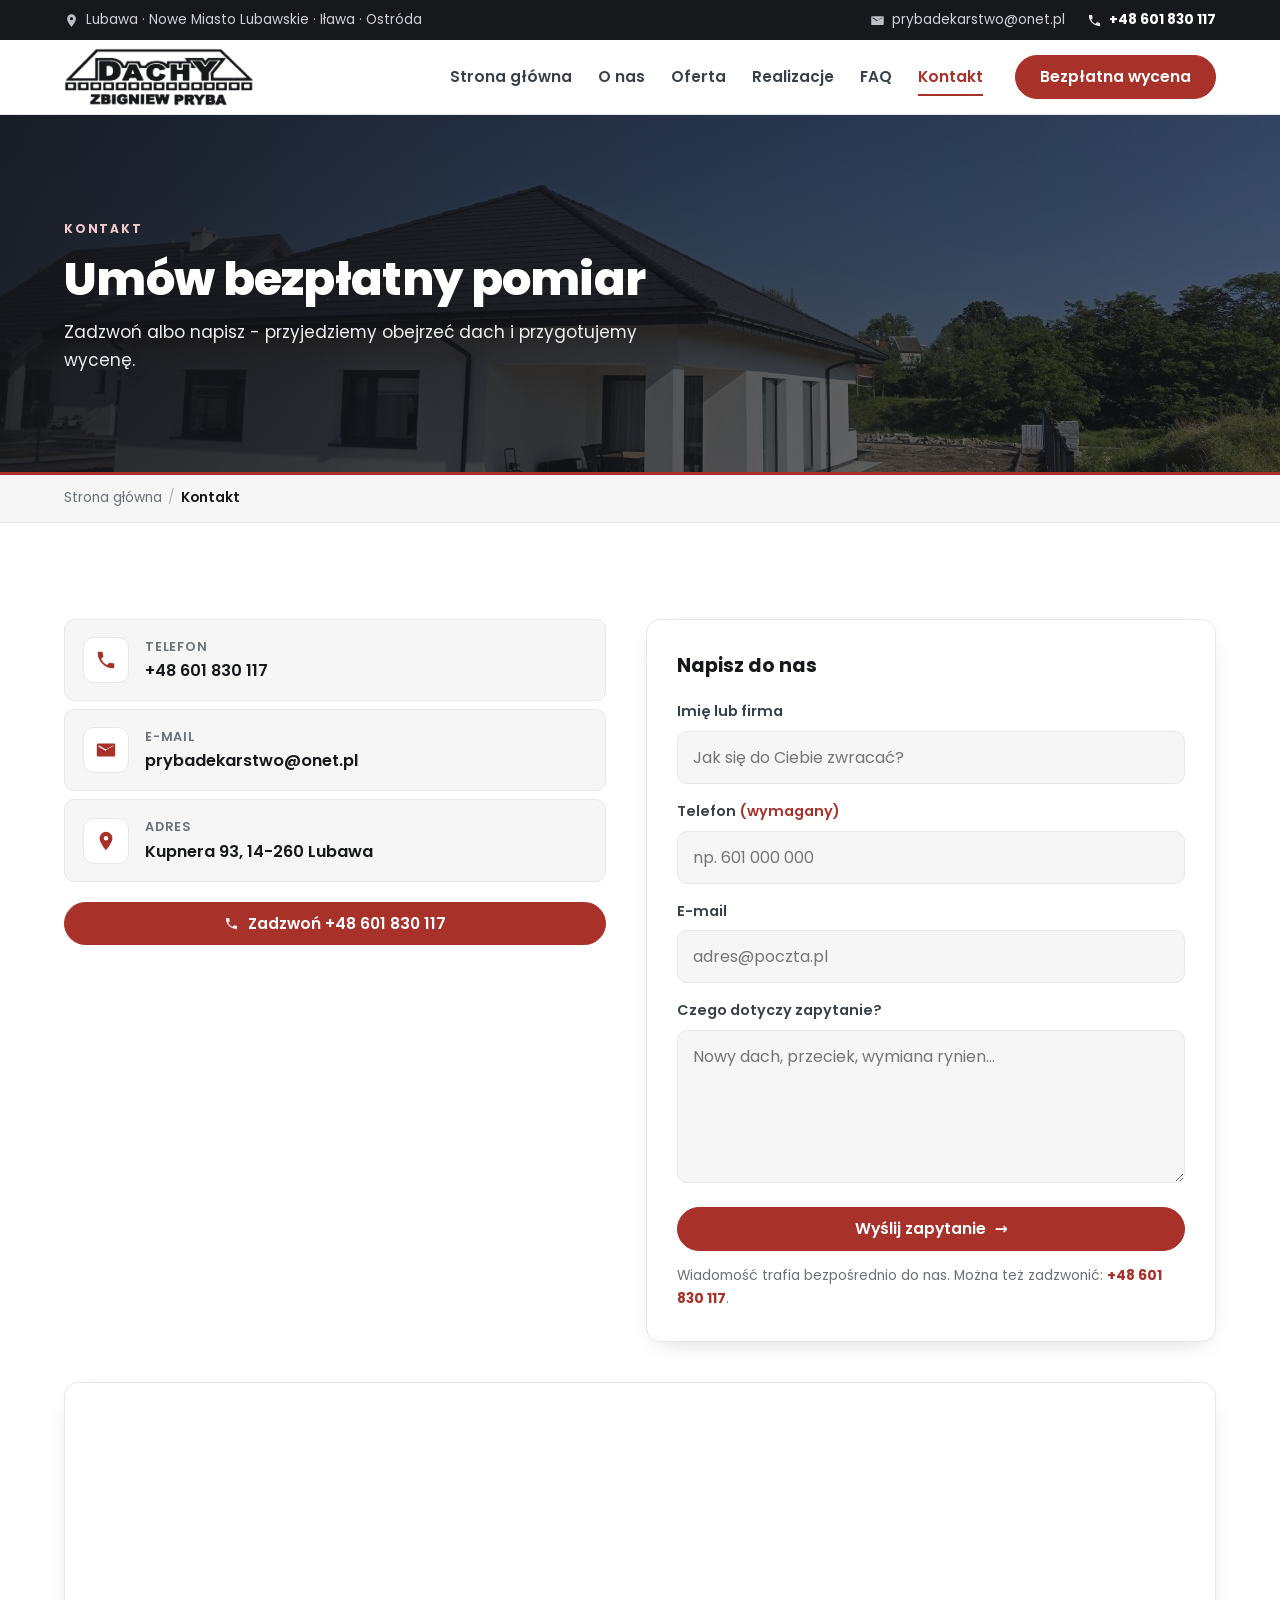
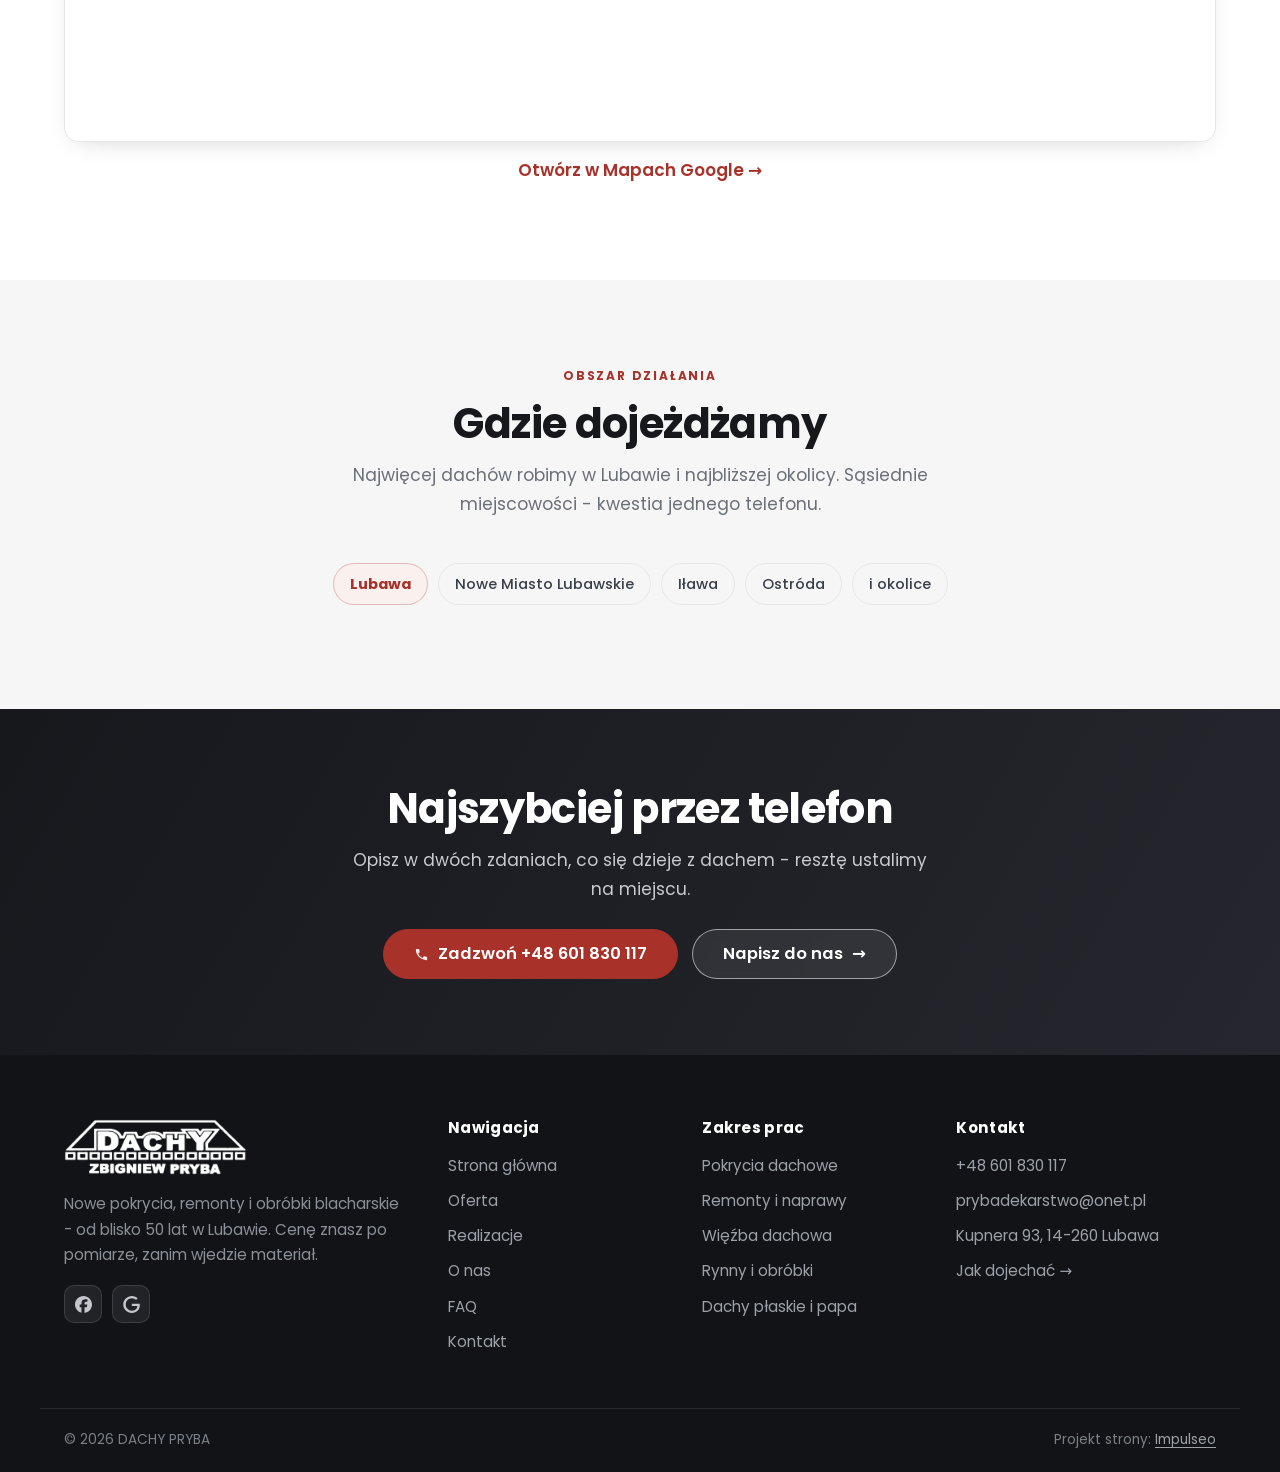
<file: kontakt.html>
<!DOCTYPE html>
<html lang="pl">
<head>
<meta charset="UTF-8">
<meta name="viewport" content="width=device-width, initial-scale=1.0">
<title>Kontakt - DACHY PRYBA, Lubawa</title>
<meta name="description" content="DACHY PRYBA, Kupnera 93, 14-260 Lubawa. Telefon +48 601 830 117, prybadekarstwo@onet.pl. Bezpłatny pomiar i wycena dachu.">
<link rel="canonical" href="https://impulseo-pl.github.io/dachy-pryba/kontakt.html">
<meta name="robots" content="noindex, nofollow">
<meta name="theme-color" content="#A8322A">
<meta property="og:type" content="website">
<meta property="og:locale" content="pl_PL">
<meta property="og:site_name" content="DACHY PRYBA">
<meta property="og:title" content="Kontakt - DACHY PRYBA, Lubawa">
<meta property="og:description" content="DACHY PRYBA, Kupnera 93, 14-260 Lubawa. Telefon +48 601 830 117, prybadekarstwo@onet.pl. Bezpłatny pomiar i wycena dachu.">
<meta property="og:url" content="https://impulseo-pl.github.io/dachy-pryba/kontakt.html">
<meta property="og:image" content="https://impulseo-pl.github.io/dachy-pryba/img/og.jpg">
<meta property="og:image:width" content="1200">
<meta property="og:image:height" content="630">
<meta name="twitter:card" content="summary_large_image">
<link rel="preconnect" href="https://fonts.googleapis.com">
<link rel="preconnect" href="https://fonts.gstatic.com" crossorigin>
<link href="https://fonts.googleapis.com/css2?family=Poppins:wght@400;500;600;700;800&display=swap" rel="stylesheet">
<link rel="stylesheet" href="assets/styles.css?v=20260915">
<script type="application/ld+json">{"@context":"https://schema.org","@type":"RoofingContractor","name":"DACHY PRYBA","url":"https://impulseo-pl.github.io/dachy-pryba/","telephone":"+48601830117","email":"prybadekarstwo@onet.pl","image":"https://impulseo-pl.github.io/dachy-pryba/img/og.jpg","address":{"@type":"PostalAddress","streetAddress":"Kupnera 93","addressLocality":"Lubawa","postalCode":"14-260","addressRegion":"warmińsko-mazurskie","addressCountry":"PL"},"areaServed":["Lubawa","Nowe Miasto Lubawskie","Iława","Ostróda"],"sameAs":["https://www.facebook.com/prybadekarstwo/","https://www.google.com/maps?cid=4322694667573025799"],"aggregateRating":{"@type":"AggregateRating","ratingValue":"5.0","reviewCount":"2"}}</script>
</head>
<body>

<div class="topbar">
  <div class="wrap topbar-inner">
    <div class="tb-left">
      <span class="tb-item"><svg class="ico" viewBox="0 0 24 24" width="15" height="15" aria-hidden="true"><path d="M12 2a7 7 0 0 0-7 7c0 5.2 7 13 7 13s7-7.8 7-13a7 7 0 0 0-7-7Zm0 9.5A2.5 2.5 0 1 1 12 6.5a2.5 2.5 0 0 1 0 5Z"/></svg> Lubawa · Nowe Miasto Lubawskie · Iława · Ostróda</span>
    </div>
    <div class="tb-right">
      <a class="tb-item" href="mailto:prybadekarstwo@onet.pl"><svg class="ico" viewBox="0 0 24 24" width="15" height="15" aria-hidden="true"><path d="M3 5h18a1 1 0 0 1 1 1v12a1 1 0 0 1-1 1H3a1 1 0 0 1-1-1V6a1 1 0 0 1 1-1Zm9 7.1 8-4.6V6.9l-8 4.6-8-4.6v1.6l8 4.6Z"/></svg> prybadekarstwo@onet.pl</a>
      <a class="tb-item tb-phone" href="tel:+48601830117"><svg class="ico" viewBox="0 0 24 24" width="15" height="15" aria-hidden="true"><path d="M6.6 10.8a15.5 15.5 0 0 0 6.6 6.6l2.2-2.2a1 1 0 0 1 1-.24 11.4 11.4 0 0 0 3.6.58 1 1 0 0 1 1 1V20a1 1 0 0 1-1 1A17 17 0 0 1 3 4a1 1 0 0 1 1-1h3.5a1 1 0 0 1 1 1c0 1.25.2 2.46.58 3.6a1 1 0 0 1-.25 1l-2.23 2.2Z"/></svg> +48 601 830 117</a>
    </div>
  </div>
</div>

<header class="nav" id="nav">
  <div class="wrap nav-inner">
    <a class="brand" href="index.html"><img class="brand-logo" src="img/logo.png" alt="DACHY PRYBA - dekarstwo, Lubawa" width="900" height="275"></a>
    <nav class="nav-links" id="navLinks">
      <a href="index.html">Strona główna</a>
      <a href="o-nas.html">O&nbsp;nas</a>
      <a href="oferta.html">Oferta</a>
      <a href="realizacje.html">Realizacje</a>
      <a href="index.html#faq">FAQ</a>
      <a href="kontakt.html" class="active">Kontakt</a>
      <a href="kontakt.html" class="btn btn-accent nav-cta">Bezpłatna wycena</a>
    </nav>
    <button class="nav-toggle" id="navToggle" aria-label="Menu" aria-expanded="false"><span></span><span></span><span></span></button>
  </div>
</header>
<section class="pagehead">
  <img src="img/head-kontakt.jpg" alt="Gotowy dom parterowy z nowym dachem - realizacja DACHY PRYBA" width="2000" height="924" fetchpriority="high">
  <div class="wrap">
    <span class="eyebrow">Kontakt</span>
    <h1>Umów bezpłatny pomiar</h1>
    <p>Zadzwoń albo napisz - przyjedziemy obejrzeć dach i&nbsp;przygotujemy wycenę.</p>
  </div>
</section>
<nav class="crumbs" aria-label="Ścieżka">
  <div class="wrap crumbs-inner">
    <a href="index.html">Strona główna</a><span class="sep">/</span><span aria-current="page">Kontakt</span>
  </div>
</nav>

<main>
<section class="contact">
  <div class="wrap">
    <div class="contact-grid">
<div class="contact-info reveal">
      <a class="ci-row" href="tel:+48601830117">
        <span class="ci-ico"><svg class="" viewBox="0 0 24 24" width="22" height="22" aria-hidden="true"><path d="M6.6 10.8a15.5 15.5 0 0 0 6.6 6.6l2.2-2.2a1 1 0 0 1 1-.24 11.4 11.4 0 0 0 3.6.58 1 1 0 0 1 1 1V20a1 1 0 0 1-1 1A17 17 0 0 1 3 4a1 1 0 0 1 1-1h3.5a1 1 0 0 1 1 1c0 1.25.2 2.46.58 3.6a1 1 0 0 1-.25 1l-2.23 2.2Z"/></svg></span>
        <span><span class="ci-lab">Telefon</span><span class="ci-val">+48 601 830 117</span></span>
      </a>
      <a class="ci-row" href="mailto:prybadekarstwo@onet.pl">
        <span class="ci-ico"><svg class="" viewBox="0 0 24 24" width="22" height="22" aria-hidden="true"><path d="M3 5h18a1 1 0 0 1 1 1v12a1 1 0 0 1-1 1H3a1 1 0 0 1-1-1V6a1 1 0 0 1 1-1Zm9 7.1 8-4.6V6.9l-8 4.6-8-4.6v1.6l8 4.6Z"/></svg></span>
        <span><span class="ci-lab">E-mail</span><span class="ci-val">prybadekarstwo@onet.pl</span></span>
      </a>
      <a class="ci-row" href="https://www.google.com/maps?cid=4322694667573025799" target="_blank" rel="noopener">
        <span class="ci-ico"><svg class="" viewBox="0 0 24 24" width="22" height="22" aria-hidden="true"><path d="M12 2a7 7 0 0 0-7 7c0 5.2 7 13 7 13s7-7.8 7-13a7 7 0 0 0-7-7Zm0 9.5A2.5 2.5 0 1 1 12 6.5a2.5 2.5 0 0 1 0 5Z"/></svg></span>
        <span><span class="ci-lab">Adres</span><span class="ci-val">Kupnera 93, 14-260 Lubawa</span></span>
      </a>
      <a class="btn btn-accent btn-block ci-callbtn" href="tel:+48601830117"><svg class="ico" viewBox="0 0 24 24" width="17" height="17" aria-hidden="true"><path d="M6.6 10.8a15.5 15.5 0 0 0 6.6 6.6l2.2-2.2a1 1 0 0 1 1-.24 11.4 11.4 0 0 0 3.6.58 1 1 0 0 1 1 1V20a1 1 0 0 1-1 1A17 17 0 0 1 3 4a1 1 0 0 1 1-1h3.5a1 1 0 0 1 1 1c0 1.25.2 2.46.58 3.6a1 1 0 0 1-.25 1l-2.23 2.2Z"/></svg> Zadzwoń +48 601 830 117</a>
    </div>
      <form class="contact-form reveal" action="mailto:prybadekarstwo@onet.pl" method="post" enctype="text/plain">
        <div class="cf-title">Napisz do nas</div>
        <label>Imię lub firma<input type="text" name="imie" autocomplete="name" placeholder="Jak się do Ciebie zwracać?"></label>
        <label>Telefon <span class="cf-req">(wymagany)</span><input type="tel" name="telefon" autocomplete="tel" placeholder="np. 601 000 000" required></label>
        <label>E-mail<input type="email" name="email" autocomplete="email" placeholder="adres@poczta.pl"></label>
        <label>Czego dotyczy zapytanie?<textarea name="tresc" rows="5" placeholder="Nowy dach, przeciek, wymiana rynien..."></textarea></label>
        <button type="submit" class="btn btn-accent btn-block">Wyślij zapytanie <span class="arr">→</span></button>
        <span class="cf-hint">Wiadomość trafia bezpośrednio do nas. Można też zadzwonić: <a href="tel:+48601830117">+48 601 830 117</a>.</span>
      </form>
    </div>
    <div class="map reveal">
      <iframe title="DACHY PRYBA - Kupnera 93, Lubawa" src="https://maps.google.com/maps?q=DACHY%20PRYBA%20Lubawa&amp;z=11&amp;output=embed" loading="lazy" referrerpolicy="no-referrer-when-downgrade"></iframe>
    </div>
    <p class="map-link reveal"><a href="https://www.google.com/maps?cid=4322694667573025799" target="_blank" rel="noopener">Otwórz w&nbsp;Mapach Google →</a></p>
  </div>
</section>

<section class="section alt">
  <div class="wrap wrap-narrow">
    <div class="head center reveal">
      <span class="eyebrow">Obszar działania</span>
      <h2>Gdzie dojeżdżamy</h2>
      <p>Najwięcej dachów robimy w&nbsp;Lubawie i&nbsp;najbliższej okolicy. Sąsiednie miejscowości - kwestia jednego telefonu.</p>
    </div>
    <div class="area-list reveal" style="justify-content:center">
      <span class="area-chip area-home">Lubawa</span>
      <span class="area-chip">Nowe Miasto Lubawskie</span>
      <span class="area-chip">Iława</span>
      <span class="area-chip">Ostróda</span>
      <span class="area-chip">i&nbsp;okolice</span>
    </div>
  </div>
</section>

</main>

<section class="ctaband">
  <div class="wrap">
    <div class="reveal">
      <h2>Najszybciej przez telefon</h2>
      <p>Opisz w&nbsp;dwóch zdaniach, co się dzieje z&nbsp;dachem - resztę ustalimy na miejscu.</p>
      <div class="btn-row">
        <a href="tel:+48601830117" class="btn btn-primary btn-lg"><svg class="ico" viewBox="0 0 24 24" width="17" height="17" aria-hidden="true"><path d="M6.6 10.8a15.5 15.5 0 0 0 6.6 6.6l2.2-2.2a1 1 0 0 1 1-.24 11.4 11.4 0 0 0 3.6.58 1 1 0 0 1 1 1V20a1 1 0 0 1-1 1A17 17 0 0 1 3 4a1 1 0 0 1 1-1h3.5a1 1 0 0 1 1 1c0 1.25.2 2.46.58 3.6a1 1 0 0 1-.25 1l-2.23 2.2Z"/></svg> Zadzwoń +48 601 830 117</a>
        <a href="kontakt.html" class="btn btn-ghost-light btn-lg">Napisz do nas <span class="arr">→</span></a>
      </div>
    </div>
  </div>
</section>
<footer class="footer">
  <div class="wrap foot-grid">
    <div class="foot-brand">
      <img class="foot-logo-img" src="img/logo-white.png" alt="DACHY PRYBA" width="900" height="275" loading="lazy" decoding="async">
      <p>Nowe pokrycia, remonty i&nbsp;obróbki blacharskie - od blisko 50 lat w&nbsp;Lubawie. Cenę znasz po pomiarze, zanim wjedzie materiał.</p>
      <div class="foot-soc">
        <a class="soc" href="https://www.facebook.com/prybadekarstwo/" target="_blank" rel="noopener" aria-label="Facebook - DACHY PRYBA"><svg class="" viewBox="0 0 24 24" width="17" height="17" aria-hidden="true"><path d="M9.101 23.691v-7.98H6.627v-3.667h2.474v-1.58c0-4.085 1.848-5.978 5.858-5.978.401 0 .955.042 1.468.103a8.68 8.68 0 0 1 1.141.195v3.325a8.623 8.623 0 0 0-.653-.036 26.805 26.805 0 0 0-.733-.009c-.707 0-1.259.096-1.675.309a1.686 1.686 0 0 0-.679.622c-.258.42-.374.995-.374 1.752v1.297h3.919l-.386 2.103-.287 1.564h-3.246v8.245C19.396 23.238 24 18.179 24 12.044c0-6.627-5.373-12-12-12s-12 5.373-12 12c0 5.628 3.874 10.35 9.101 11.647Z"/></svg></a>
        <a class="soc" href="https://www.google.com/maps?cid=4322694667573025799" target="_blank" rel="noopener" aria-label="Wizytówka Google - DACHY PRYBA"><svg class="" viewBox="0 0 24 24" width="17" height="17" aria-hidden="true"><path d="M12.48 10.92v3.28h7.84c-.24 1.84-.853 3.187-1.787 4.133-1.147 1.147-2.933 2.4-6.053 2.4-4.827 0-8.6-3.893-8.6-8.72s3.773-8.72 8.6-8.72c2.6 0 4.507 1.027 5.907 2.347l2.307-2.307C18.747 1.44 16.133 0 12.48 0 5.867 0 .307 5.387.307 12s5.56 12 12.173 12c3.573 0 6.267-1.173 8.373-3.36 2.16-2.16 2.84-5.213 2.84-7.667 0-.76-.053-1.467-.173-2.053H12.48z"/></svg></a>
      </div>
    </div>
    <div class="foot-col">
      <h3>Nawigacja</h3>
      <a href="index.html">Strona główna</a>
      <a href="oferta.html">Oferta</a>
      <a href="realizacje.html">Realizacje</a>
      <a href="o-nas.html">O&nbsp;nas</a>
      <a href="index.html#faq">FAQ</a>
      <a href="kontakt.html">Kontakt</a>
    </div>
    <div class="foot-col">
      <h3>Zakres prac</h3>
      <a href="oferta.html">Pokrycia dachowe</a>
      <a href="oferta.html">Remonty i&nbsp;naprawy</a>
      <a href="oferta.html">Więźba dachowa</a>
      <a href="oferta.html">Rynny i&nbsp;obróbki</a>
      <a href="oferta.html">Dachy płaskie i&nbsp;papa</a>
    </div>
    <div class="foot-col">
      <h3>Kontakt</h3>
      <a href="tel:+48601830117">+48 601 830 117</a>
      <a href="mailto:prybadekarstwo@onet.pl">prybadekarstwo@onet.pl</a>
      <span class="foot-plain">Kupnera 93, 14-260 Lubawa</span>
      <a href="https://www.google.com/maps?cid=4322694667573025799" target="_blank" rel="noopener">Jak dojechać →</a>
    </div>
  </div>
  <div class="foot-bot">
    <span>© 2026 DACHY PRYBA</span>
    <span>Projekt strony: <a class="foot-credit" href="https://impulseo.pl" target="_blank" rel="noopener">Impulseo</a></span>
  </div>
</footer>

<div class="sticky-call">
  <a class="sc-call" href="tel:+48601830117"><svg class="ico" viewBox="0 0 24 24" width="16" height="16" aria-hidden="true"><path d="M6.6 10.8a15.5 15.5 0 0 0 6.6 6.6l2.2-2.2a1 1 0 0 1 1-.24 11.4 11.4 0 0 0 3.6.58 1 1 0 0 1 1 1V20a1 1 0 0 1-1 1A17 17 0 0 1 3 4a1 1 0 0 1 1-1h3.5a1 1 0 0 1 1 1c0 1.25.2 2.46.58 3.6a1 1 0 0 1-.25 1l-2.23 2.2Z"/></svg> Zadzwoń</a>
  <a class="sc-quote" href="kontakt.html">Bezpłatna wycena</a>
</div>
<div class="demo-wazne" data-do="2026-09-21" data-cykl="3" hidden><svg class="dw-ico" width="13" height="13" viewBox="0 0 24 24" fill="none" aria-hidden="true"><circle cx="12" cy="12" r="8.6" stroke="currentColor" stroke-width="1.8"/><path d="M12 7.2V12l3.3 2" stroke="currentColor" stroke-width="1.8" stroke-linecap="round"/></svg><span class="dw-txt"></span></div>

<script src="assets/main.js?v=20260915"></script>
</body>
</html>
</file>
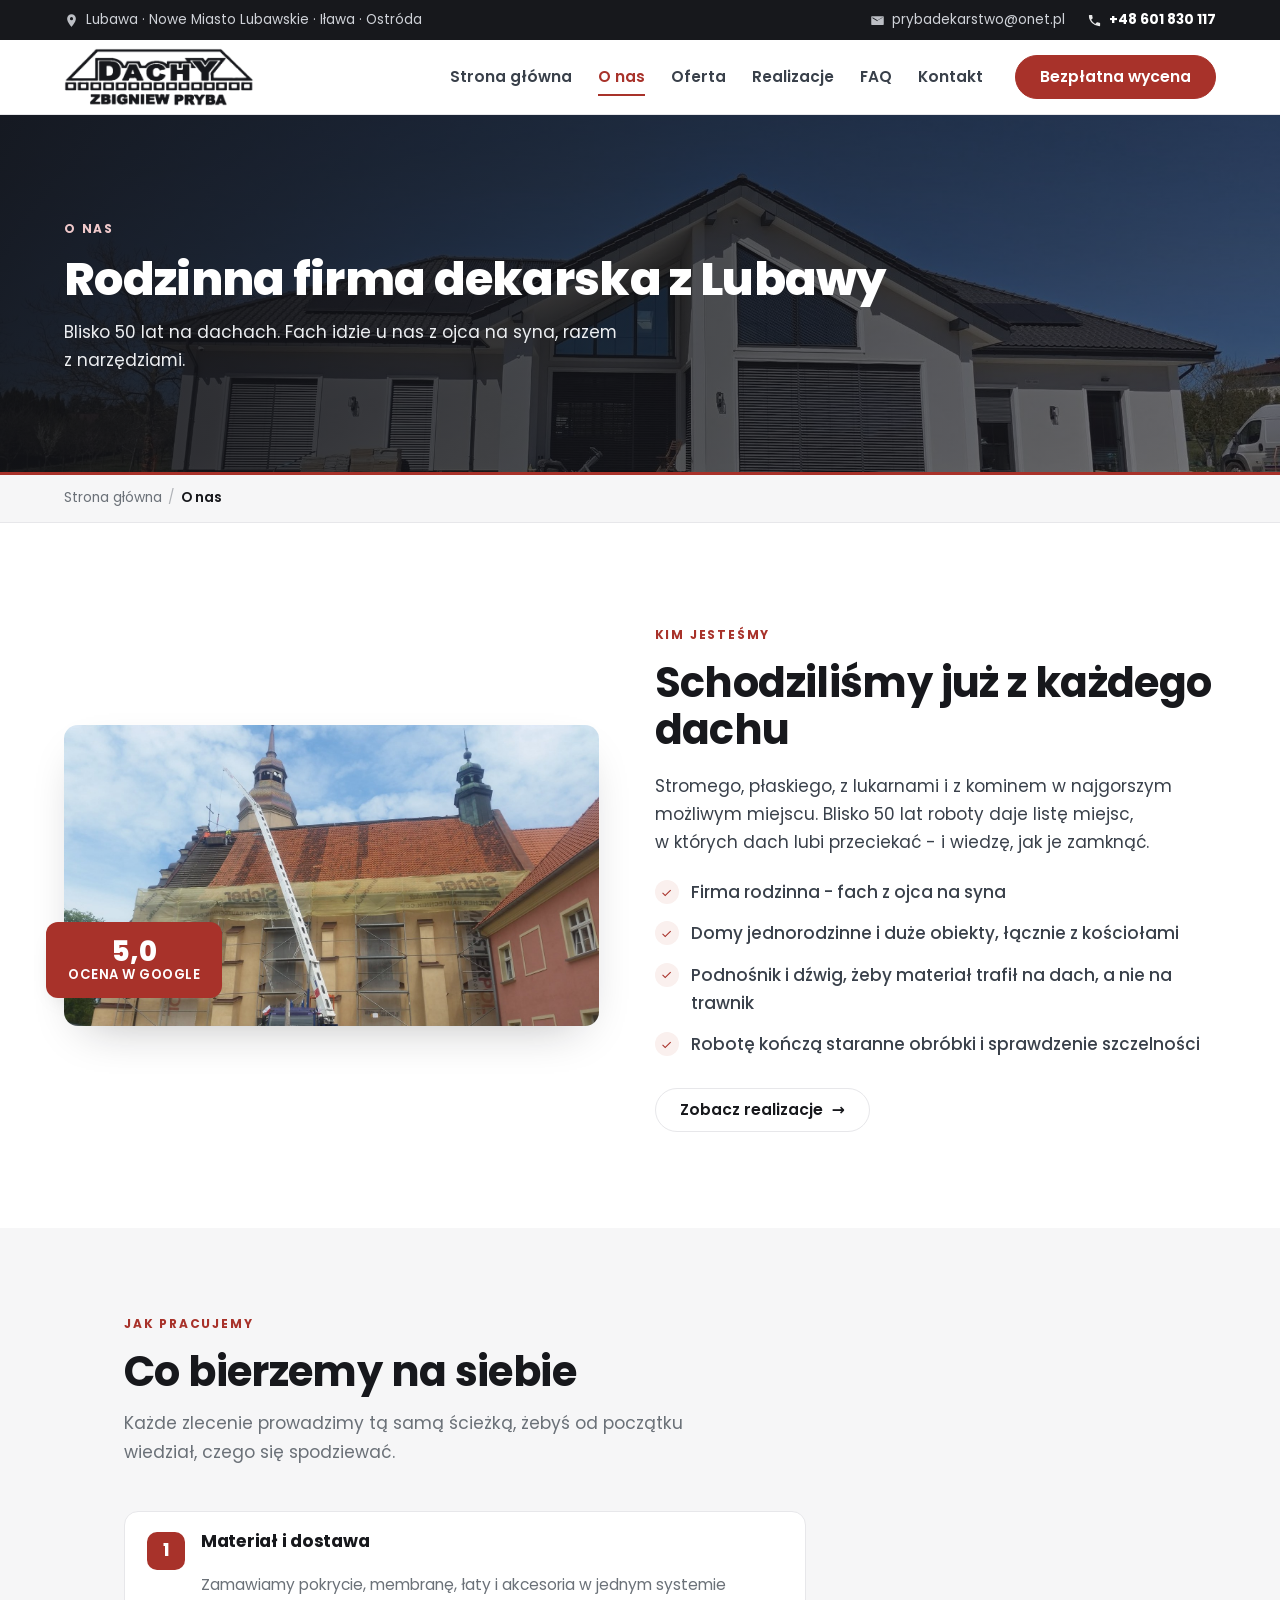
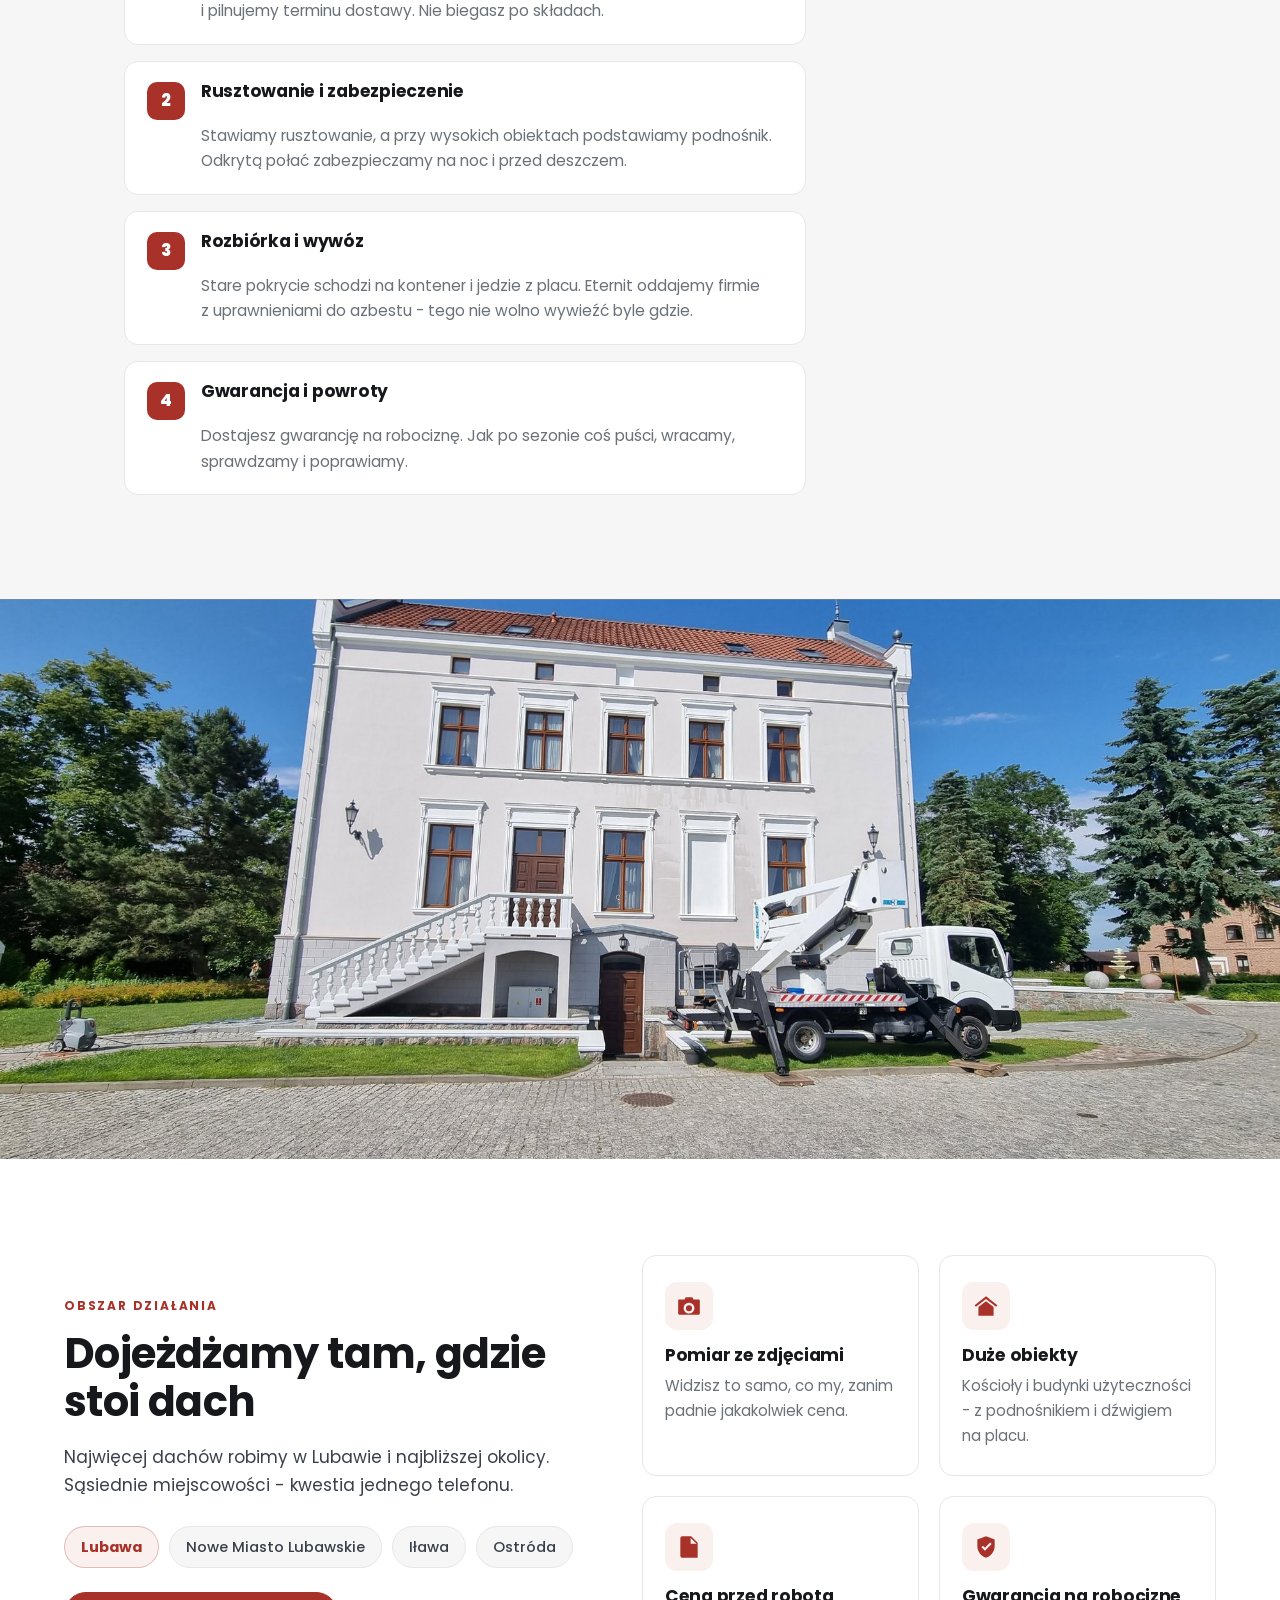
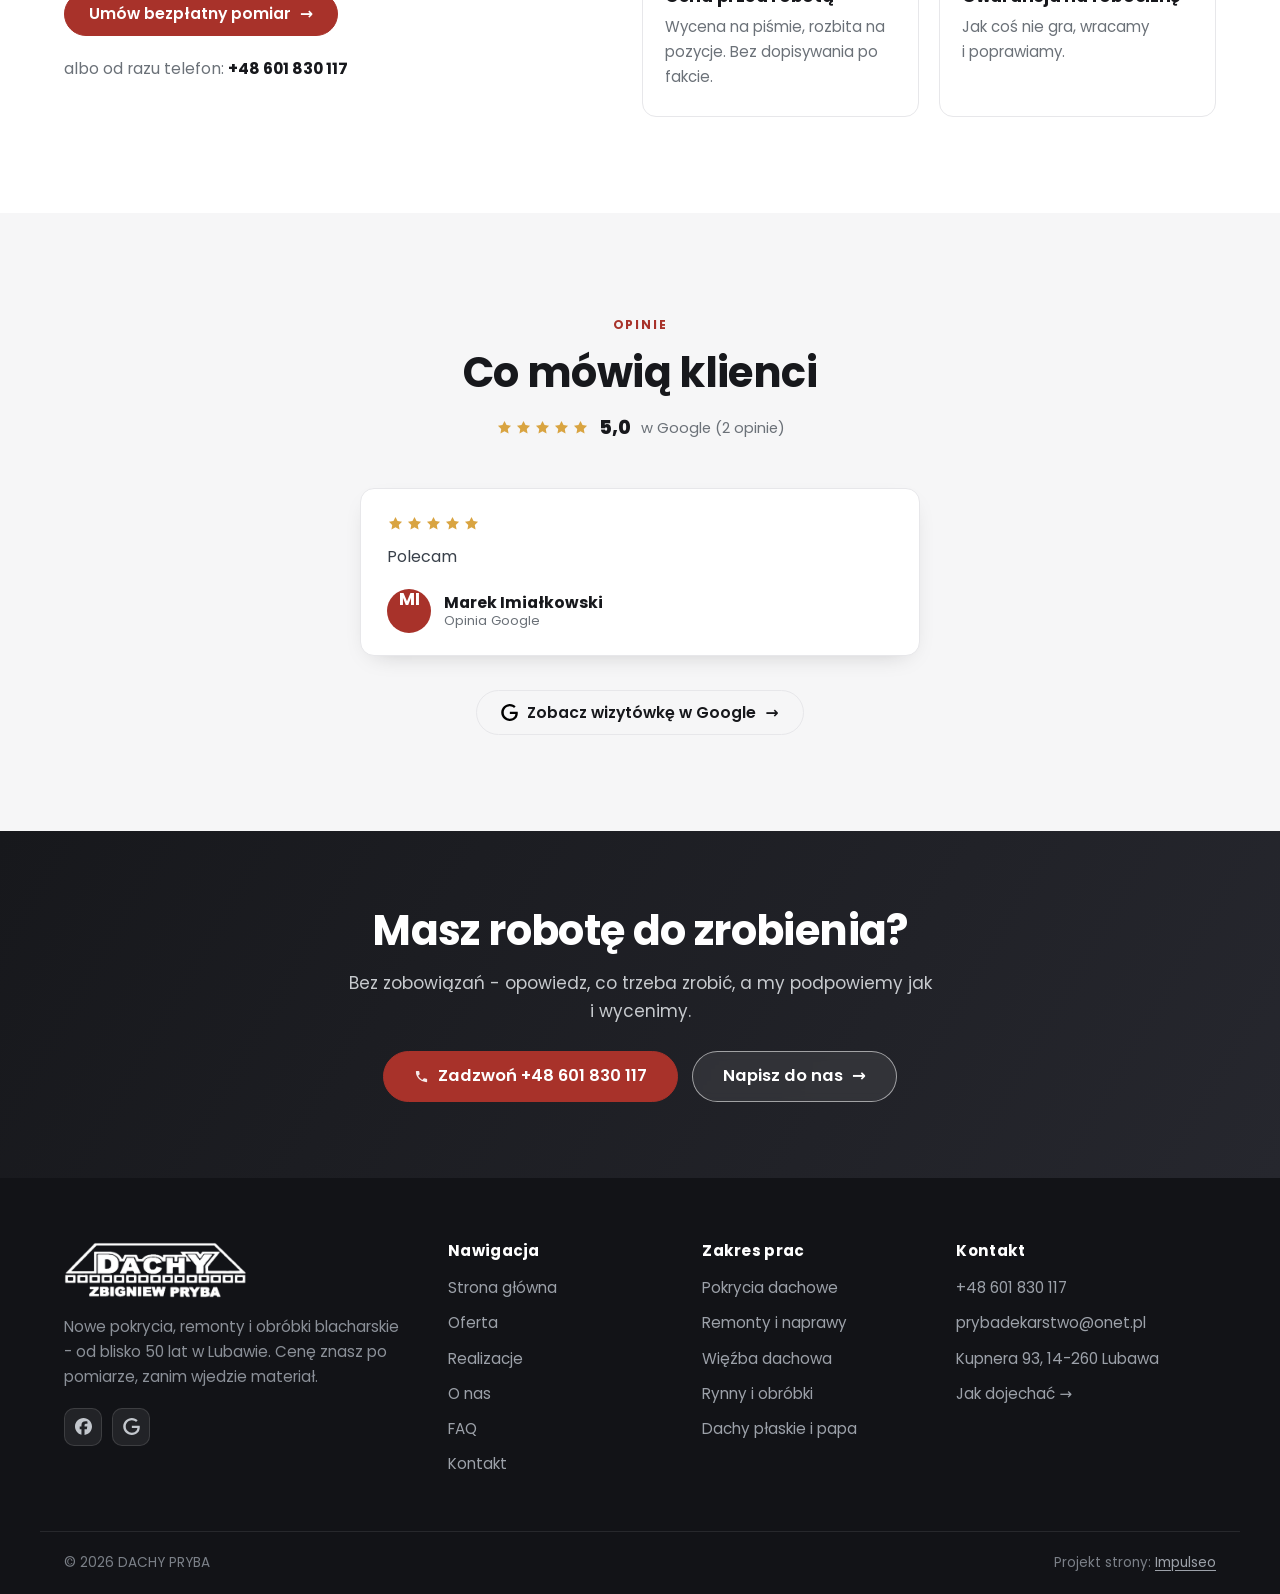
<file: o-nas.html>
<!DOCTYPE html>
<html lang="pl">
<head>
<meta charset="UTF-8">
<meta name="viewport" content="width=device-width, initial-scale=1.0">
<title>O&nbsp;nas - rodzinna firma dekarska | DACHY PRYBA</title>
<meta name="description" content="DACHY PRYBA - rodzinna firma dekarska z Lubawy. Blisko 50 lat na dachach, domy jednorodzinne i duże obiekty. Pomiar ze zdjęciami, cena przed robotą.">
<link rel="canonical" href="https://impulseo-pl.github.io/dachy-pryba/o-nas.html">
<meta name="robots" content="noindex, nofollow">
<meta name="theme-color" content="#A8322A">
<meta property="og:type" content="website">
<meta property="og:locale" content="pl_PL">
<meta property="og:site_name" content="DACHY PRYBA">
<meta property="og:title" content="O nas - rodzinna firma dekarska | DACHY PRYBA">
<meta property="og:description" content="DACHY PRYBA - rodzinna firma dekarska z Lubawy. Blisko 50 lat na dachach, domy jednorodzinne i duże obiekty. Pomiar ze zdjęciami, cena przed robotą.">
<meta property="og:url" content="https://impulseo-pl.github.io/dachy-pryba/o-nas.html">
<meta property="og:image" content="https://impulseo-pl.github.io/dachy-pryba/img/og.jpg">
<meta property="og:image:width" content="1200">
<meta property="og:image:height" content="630">
<meta name="twitter:card" content="summary_large_image">
<link rel="preconnect" href="https://fonts.googleapis.com">
<link rel="preconnect" href="https://fonts.gstatic.com" crossorigin>
<link href="https://fonts.googleapis.com/css2?family=Poppins:wght@400;500;600;700;800&display=swap" rel="stylesheet">
<link rel="stylesheet" href="assets/styles.css?v=20260915">
</head>
<body>

<div class="topbar">
  <div class="wrap topbar-inner">
    <div class="tb-left">
      <span class="tb-item"><svg class="ico" viewBox="0 0 24 24" width="15" height="15" aria-hidden="true"><path d="M12 2a7 7 0 0 0-7 7c0 5.2 7 13 7 13s7-7.8 7-13a7 7 0 0 0-7-7Zm0 9.5A2.5 2.5 0 1 1 12 6.5a2.5 2.5 0 0 1 0 5Z"/></svg> Lubawa · Nowe Miasto Lubawskie · Iława · Ostróda</span>
    </div>
    <div class="tb-right">
      <a class="tb-item" href="mailto:prybadekarstwo@onet.pl"><svg class="ico" viewBox="0 0 24 24" width="15" height="15" aria-hidden="true"><path d="M3 5h18a1 1 0 0 1 1 1v12a1 1 0 0 1-1 1H3a1 1 0 0 1-1-1V6a1 1 0 0 1 1-1Zm9 7.1 8-4.6V6.9l-8 4.6-8-4.6v1.6l8 4.6Z"/></svg> prybadekarstwo@onet.pl</a>
      <a class="tb-item tb-phone" href="tel:+48601830117"><svg class="ico" viewBox="0 0 24 24" width="15" height="15" aria-hidden="true"><path d="M6.6 10.8a15.5 15.5 0 0 0 6.6 6.6l2.2-2.2a1 1 0 0 1 1-.24 11.4 11.4 0 0 0 3.6.58 1 1 0 0 1 1 1V20a1 1 0 0 1-1 1A17 17 0 0 1 3 4a1 1 0 0 1 1-1h3.5a1 1 0 0 1 1 1c0 1.25.2 2.46.58 3.6a1 1 0 0 1-.25 1l-2.23 2.2Z"/></svg> +48 601 830 117</a>
    </div>
  </div>
</div>

<header class="nav" id="nav">
  <div class="wrap nav-inner">
    <a class="brand" href="index.html"><img class="brand-logo" src="img/logo.png" alt="DACHY PRYBA - dekarstwo, Lubawa" width="900" height="275"></a>
    <nav class="nav-links" id="navLinks">
      <a href="index.html">Strona główna</a>
      <a href="o-nas.html" class="active">O&nbsp;nas</a>
      <a href="oferta.html">Oferta</a>
      <a href="realizacje.html">Realizacje</a>
      <a href="index.html#faq">FAQ</a>
      <a href="kontakt.html">Kontakt</a>
      <a href="kontakt.html" class="btn btn-accent nav-cta">Bezpłatna wycena</a>
    </nav>
    <button class="nav-toggle" id="navToggle" aria-label="Menu" aria-expanded="false"><span></span><span></span><span></span></button>
  </div>
</header>
<section class="pagehead">
  <img src="img/head-o-nas.jpg" alt="Nowy dom jednorodzinny z dachem z blachy na rąbek - realizacja DACHY PRYBA" width="2000" height="923" fetchpriority="high">
  <div class="wrap">
    <span class="eyebrow">O&nbsp;nas</span>
    <h1>Rodzinna firma dekarska z&nbsp;Lubawy</h1>
    <p>Blisko 50 lat na dachach. Fach idzie u&nbsp;nas z&nbsp;ojca na syna, razem z&nbsp;narzędziami.</p>
  </div>
</section>
<nav class="crumbs" aria-label="Ścieżka">
  <div class="wrap crumbs-inner">
    <a href="index.html">Strona główna</a><span class="sep">/</span><span aria-current="page">O&nbsp;nas</span>
  </div>
</nav>

<main>
<section class="promise">
  <div class="wrap promise-grid">
    <div class="promise-media reveal">
      <img src="img/g15.jpg" alt="Remont dachu kościoła - podnośnik przy elewacji, DACHY PRYBA" width="1500" height="844" decoding="async">
      <div class="promise-badge"><b>5,0</b><span>OCENA W&nbsp;GOOGLE</span></div>
    </div>
    <div class="promise-copy reveal">
      <span class="eyebrow">Kim jesteśmy</span>
      <h2>Schodziliśmy już z&nbsp;każdego dachu</h2>
      <p>Stromego, płaskiego, z&nbsp;lukarnami i&nbsp;z&nbsp;kominem w&nbsp;najgorszym możliwym miejscu. Blisko 50 lat roboty daje listę miejsc, w&nbsp;których dach lubi przeciekać - i&nbsp;wiedzę, jak je zamknąć.</p>
      <ul class="promise-list">
        <li><span class="pl-ico"><svg viewBox="0 0 24 24" width="13" height="13" aria-hidden="true"><path d="M9.6 16.2 5.4 12l-1.4 1.4 5.6 5.6L20.4 8.2 19 6.8 9.6 16.2Z"/></svg></span><span>Firma rodzinna - fach z&nbsp;ojca na syna</span></li>
        <li><span class="pl-ico"><svg viewBox="0 0 24 24" width="13" height="13" aria-hidden="true"><path d="M9.6 16.2 5.4 12l-1.4 1.4 5.6 5.6L20.4 8.2 19 6.8 9.6 16.2Z"/></svg></span><span>Domy jednorodzinne i&nbsp;duże obiekty, łącznie z&nbsp;kościołami</span></li>
        <li><span class="pl-ico"><svg viewBox="0 0 24 24" width="13" height="13" aria-hidden="true"><path d="M9.6 16.2 5.4 12l-1.4 1.4 5.6 5.6L20.4 8.2 19 6.8 9.6 16.2Z"/></svg></span><span>Podnośnik i&nbsp;dźwig, żeby materiał trafił na dach, a&nbsp;nie na trawnik</span></li>
        <li><span class="pl-ico"><svg viewBox="0 0 24 24" width="13" height="13" aria-hidden="true"><path d="M9.6 16.2 5.4 12l-1.4 1.4 5.6 5.6L20.4 8.2 19 6.8 9.6 16.2Z"/></svg></span><span>Robotę kończą staranne obróbki i&nbsp;sprawdzenie szczelności</span></li>
      </ul>
      <a href="realizacje.html" class="btn btn-outline">Zobacz realizacje <span class="arr">→</span></a>
    </div>
  </div>
</section>

<section class="section alt">
  <div class="wrap wrap-narrow">
    <div class="head reveal">
      <span class="eyebrow">Jak pracujemy</span>
      <h2>Co bierzemy na siebie</h2>
      <p>Każde zlecenie prowadzimy tą samą ścieżką, żebyś od początku wiedział, czego się spodziewać.</p>
    </div>
    <div class="prose full reveal">
      <div class="steps">
        <div class="step"><h3>Materiał i&nbsp;dostawa</h3><p>Zamawiamy pokrycie, membranę, łaty i&nbsp;akcesoria w&nbsp;jednym systemie i&nbsp;pilnujemy terminu dostawy. Nie biegasz po składach.</p></div>
        <div class="step"><h3>Rusztowanie i&nbsp;zabezpieczenie</h3><p>Stawiamy rusztowanie, a&nbsp;przy wysokich obiektach podstawiamy podnośnik. Odkrytą połać zabezpieczamy na noc i&nbsp;przed deszczem.</p></div>
        <div class="step"><h3>Rozbiórka i&nbsp;wywóz</h3><p>Stare pokrycie schodzi na kontener i&nbsp;jedzie z&nbsp;placu. Eternit oddajemy firmie z&nbsp;uprawnieniami do azbestu - tego nie wolno wywieźć byle gdzie.</p></div>
        <div class="step"><h3>Gwarancja i&nbsp;powroty</h3><p>Dostajesz gwarancję na robociznę. Jak po sezonie coś puści, wracamy, sprawdzamy i&nbsp;poprawiamy.</p></div>
      </div>
    </div>
  </div>
</section>

<section class="stopklatka" aria-hidden="true">
  <div class="stk-bg" style="background-image:url(img/pas-o-nas.jpg)"></div>
</section>

<section class="why">
  <div class="wrap why-grid">
    <div class="why-copy reveal">
      <span class="eyebrow">Obszar działania</span>
      <h2>Dojeżdżamy tam, gdzie stoi dach</h2>
      <p>Najwięcej dachów robimy w&nbsp;Lubawie i&nbsp;najbliższej okolicy. Sąsiednie miejscowości - kwestia jednego telefonu.</p>
      <div class="area-list">
        <span class="area-chip area-home">Lubawa</span>
        <span class="area-chip">Nowe Miasto Lubawskie</span>
        <span class="area-chip">Iława</span>
        <span class="area-chip">Ostróda</span>
      </div>
      <div class="why-cta-row">
        <a href="kontakt.html" class="btn btn-accent">Umów bezpłatny pomiar <span class="arr">→</span></a>
        <span class="why-tel">albo od razu telefon: <b>+48 601 830 117</b></span>
      </div>
    </div>
    <div class="why-values">
      <div class="val reveal"><span class="val-ico"><svg class="" viewBox="0 0 24 24" width="26" height="26" aria-hidden="true"><path d="M9 4h6l1.2 2H21a1 1 0 0 1 1 1v12a1 1 0 0 1-1 1H3a1 1 0 0 1-1-1V7a1 1 0 0 1 1-1h4.8L9 4Zm3 5a5 5 0 1 0 0 10 5 5 0 0 0 0-10Zm0 2.2a2.8 2.8 0 1 1 0 5.6 2.8 2.8 0 0 1 0-5.6Z"/></svg></span><h3>Pomiar ze zdjęciami</h3><p>Widzisz to samo, co my, zanim padnie jakakolwiek cena.</p></div>
      <div class="val reveal"><span class="val-ico"><svg class="" viewBox="0 0 24 24" width="26" height="26" aria-hidden="true"><path d="M12 3 1.5 11.2l1.2 1.6L12 5.6l9.3 7.2 1.2-1.6L12 3Zm0 4.6-7 5.4V21h14v-8L12 7.6Z"/></svg></span><h3>Duże obiekty</h3><p>Kościoły i&nbsp;budynki użyteczności - z&nbsp;podnośnikiem i&nbsp;dźwigiem na placu.</p></div>
      <div class="val reveal"><span class="val-ico"><svg class="" viewBox="0 0 24 24" width="26" height="26" aria-hidden="true"><path d="M6 2h8l6 6v14H6a2 2 0 0 1-2-2V4a2 2 0 0 1 2-2Zm7.5 1.8V9H19l-5.5-5.2ZM8 12h8v2H8v-2Zm0 4h8v2H8v-2Z"/></svg></span><h3>Cena przed robotą</h3><p>Wycena na piśmie, rozbita na pozycje. Bez dopisywania po fakcie.</p></div>
      <div class="val reveal"><span class="val-ico"><svg class="" viewBox="0 0 24 24" width="26" height="26" aria-hidden="true"><path d="M12 2 4 5v6.2c0 4.6 3.2 8.9 8 10.8 4.8-1.9 8-6.2 8-10.8V5l-8-3Zm-1 13.4-3.2-3.2 1.4-1.4L11 12.6l4.8-4.8 1.4 1.4-6.2 6.2Z"/></svg></span><h3>Gwarancja na robociznę</h3><p>Jak coś nie gra, wracamy i&nbsp;poprawiamy.</p></div>
    </div>
  </div>
</section>

<section class="reviews">
  <div class="wrap">
    <div class="head center reveal">
      <span class="eyebrow">Opinie</span>
      <h2>Co mówią klienci</h2>
      <div class="rev-rating"><span class="rr-stars"><svg class="st" viewBox="0 0 24 24" width="17" height="17" aria-hidden="true"><path d="M12 2.8l2.85 5.8 6.4.93-4.63 4.5 1.1 6.37L12 17.4l-5.72 3 1.1-6.37-4.63-4.5 6.4-.93L12 2.8Z"/></svg><svg class="st" viewBox="0 0 24 24" width="17" height="17" aria-hidden="true"><path d="M12 2.8l2.85 5.8 6.4.93-4.63 4.5 1.1 6.37L12 17.4l-5.72 3 1.1-6.37-4.63-4.5 6.4-.93L12 2.8Z"/></svg><svg class="st" viewBox="0 0 24 24" width="17" height="17" aria-hidden="true"><path d="M12 2.8l2.85 5.8 6.4.93-4.63 4.5 1.1 6.37L12 17.4l-5.72 3 1.1-6.37-4.63-4.5 6.4-.93L12 2.8Z"/></svg><svg class="st" viewBox="0 0 24 24" width="17" height="17" aria-hidden="true"><path d="M12 2.8l2.85 5.8 6.4.93-4.63 4.5 1.1 6.37L12 17.4l-5.72 3 1.1-6.37-4.63-4.5 6.4-.93L12 2.8Z"/></svg><svg class="st" viewBox="0 0 24 24" width="17" height="17" aria-hidden="true"><path d="M12 2.8l2.85 5.8 6.4.93-4.63 4.5 1.1 6.37L12 17.4l-5.72 3 1.1-6.37-4.63-4.5 6.4-.93L12 2.8Z"/></svg></span><b>5,0</b><span class="rr-count">w&nbsp;Google (2 opinie)</span></div>
    </div>
    <div class="rev-grid one">
      <figure class="rev reveal">
        <div class="rev-stars"><svg class="st" viewBox="0 0 24 24" width="17" height="17" aria-hidden="true"><path d="M12 2.8l2.85 5.8 6.4.93-4.63 4.5 1.1 6.37L12 17.4l-5.72 3 1.1-6.37-4.63-4.5 6.4-.93L12 2.8Z"/></svg><svg class="st" viewBox="0 0 24 24" width="17" height="17" aria-hidden="true"><path d="M12 2.8l2.85 5.8 6.4.93-4.63 4.5 1.1 6.37L12 17.4l-5.72 3 1.1-6.37-4.63-4.5 6.4-.93L12 2.8Z"/></svg><svg class="st" viewBox="0 0 24 24" width="17" height="17" aria-hidden="true"><path d="M12 2.8l2.85 5.8 6.4.93-4.63 4.5 1.1 6.37L12 17.4l-5.72 3 1.1-6.37-4.63-4.5 6.4-.93L12 2.8Z"/></svg><svg class="st" viewBox="0 0 24 24" width="17" height="17" aria-hidden="true"><path d="M12 2.8l2.85 5.8 6.4.93-4.63 4.5 1.1 6.37L12 17.4l-5.72 3 1.1-6.37-4.63-4.5 6.4-.93L12 2.8Z"/></svg><svg class="st" viewBox="0 0 24 24" width="17" height="17" aria-hidden="true"><path d="M12 2.8l2.85 5.8 6.4.93-4.63 4.5 1.1 6.37L12 17.4l-5.72 3 1.1-6.37-4.63-4.5 6.4-.93L12 2.8Z"/></svg></div>
        <blockquote>Polecam</blockquote>
        <figcaption><span class="rev-av">MI</span><span><b>Marek Imiałkowski</b><span class="rev-src">Opinia Google</span></span></figcaption>
      </figure>
    </div>
    <div class="rev-cta reveal"><a class="btn btn-outline" href="https://www.google.com/maps?cid=4322694667573025799" target="_blank" rel="noopener"><svg class="" viewBox="0 0 24 24" width="17" height="17" aria-hidden="true"><path d="M12.48 10.92v3.28h7.84c-.24 1.84-.853 3.187-1.787 4.133-1.147 1.147-2.933 2.4-6.053 2.4-4.827 0-8.6-3.893-8.6-8.72s3.773-8.72 8.6-8.72c2.6 0 4.507 1.027 5.907 2.347l2.307-2.307C18.747 1.44 16.133 0 12.48 0 5.867 0 .307 5.387.307 12s5.56 12 12.173 12c3.573 0 6.267-1.173 8.373-3.36 2.16-2.16 2.84-5.213 2.84-7.667 0-.76-.053-1.467-.173-2.053H12.48z"/></svg> Zobacz wizytówkę w&nbsp;Google <span class="arr">→</span></a></div>
  </div>
</section>
</main>

<section class="ctaband">
  <div class="wrap">
    <div class="reveal">
      <h2>Masz robotę do zrobienia?</h2>
      <p>Bez zobowiązań - opowiedz, co trzeba zrobić, a&nbsp;my podpowiemy jak i&nbsp;wycenimy.</p>
      <div class="btn-row">
        <a href="tel:+48601830117" class="btn btn-primary btn-lg"><svg class="ico" viewBox="0 0 24 24" width="17" height="17" aria-hidden="true"><path d="M6.6 10.8a15.5 15.5 0 0 0 6.6 6.6l2.2-2.2a1 1 0 0 1 1-.24 11.4 11.4 0 0 0 3.6.58 1 1 0 0 1 1 1V20a1 1 0 0 1-1 1A17 17 0 0 1 3 4a1 1 0 0 1 1-1h3.5a1 1 0 0 1 1 1c0 1.25.2 2.46.58 3.6a1 1 0 0 1-.25 1l-2.23 2.2Z"/></svg> Zadzwoń +48 601 830 117</a>
        <a href="kontakt.html" class="btn btn-ghost-light btn-lg">Napisz do nas <span class="arr">→</span></a>
      </div>
    </div>
  </div>
</section>
<footer class="footer">
  <div class="wrap foot-grid">
    <div class="foot-brand">
      <img class="foot-logo-img" src="img/logo-white.png" alt="DACHY PRYBA" width="900" height="275" loading="lazy" decoding="async">
      <p>Nowe pokrycia, remonty i&nbsp;obróbki blacharskie - od blisko 50 lat w&nbsp;Lubawie. Cenę znasz po pomiarze, zanim wjedzie materiał.</p>
      <div class="foot-soc">
        <a class="soc" href="https://www.facebook.com/prybadekarstwo/" target="_blank" rel="noopener" aria-label="Facebook - DACHY PRYBA"><svg class="" viewBox="0 0 24 24" width="17" height="17" aria-hidden="true"><path d="M9.101 23.691v-7.98H6.627v-3.667h2.474v-1.58c0-4.085 1.848-5.978 5.858-5.978.401 0 .955.042 1.468.103a8.68 8.68 0 0 1 1.141.195v3.325a8.623 8.623 0 0 0-.653-.036 26.805 26.805 0 0 0-.733-.009c-.707 0-1.259.096-1.675.309a1.686 1.686 0 0 0-.679.622c-.258.42-.374.995-.374 1.752v1.297h3.919l-.386 2.103-.287 1.564h-3.246v8.245C19.396 23.238 24 18.179 24 12.044c0-6.627-5.373-12-12-12s-12 5.373-12 12c0 5.628 3.874 10.35 9.101 11.647Z"/></svg></a>
        <a class="soc" href="https://www.google.com/maps?cid=4322694667573025799" target="_blank" rel="noopener" aria-label="Wizytówka Google - DACHY PRYBA"><svg class="" viewBox="0 0 24 24" width="17" height="17" aria-hidden="true"><path d="M12.48 10.92v3.28h7.84c-.24 1.84-.853 3.187-1.787 4.133-1.147 1.147-2.933 2.4-6.053 2.4-4.827 0-8.6-3.893-8.6-8.72s3.773-8.72 8.6-8.72c2.6 0 4.507 1.027 5.907 2.347l2.307-2.307C18.747 1.44 16.133 0 12.48 0 5.867 0 .307 5.387.307 12s5.56 12 12.173 12c3.573 0 6.267-1.173 8.373-3.36 2.16-2.16 2.84-5.213 2.84-7.667 0-.76-.053-1.467-.173-2.053H12.48z"/></svg></a>
      </div>
    </div>
    <div class="foot-col">
      <h3>Nawigacja</h3>
      <a href="index.html">Strona główna</a>
      <a href="oferta.html">Oferta</a>
      <a href="realizacje.html">Realizacje</a>
      <a href="o-nas.html">O&nbsp;nas</a>
      <a href="index.html#faq">FAQ</a>
      <a href="kontakt.html">Kontakt</a>
    </div>
    <div class="foot-col">
      <h3>Zakres prac</h3>
      <a href="oferta.html">Pokrycia dachowe</a>
      <a href="oferta.html">Remonty i&nbsp;naprawy</a>
      <a href="oferta.html">Więźba dachowa</a>
      <a href="oferta.html">Rynny i&nbsp;obróbki</a>
      <a href="oferta.html">Dachy płaskie i&nbsp;papa</a>
    </div>
    <div class="foot-col">
      <h3>Kontakt</h3>
      <a href="tel:+48601830117">+48 601 830 117</a>
      <a href="mailto:prybadekarstwo@onet.pl">prybadekarstwo@onet.pl</a>
      <span class="foot-plain">Kupnera 93, 14-260 Lubawa</span>
      <a href="https://www.google.com/maps?cid=4322694667573025799" target="_blank" rel="noopener">Jak dojechać →</a>
    </div>
  </div>
  <div class="foot-bot">
    <span>© 2026 DACHY PRYBA</span>
    <span>Projekt strony: <a class="foot-credit" href="https://impulseo.pl" target="_blank" rel="noopener">Impulseo</a></span>
  </div>
</footer>

<div class="sticky-call">
  <a class="sc-call" href="tel:+48601830117"><svg class="ico" viewBox="0 0 24 24" width="16" height="16" aria-hidden="true"><path d="M6.6 10.8a15.5 15.5 0 0 0 6.6 6.6l2.2-2.2a1 1 0 0 1 1-.24 11.4 11.4 0 0 0 3.6.58 1 1 0 0 1 1 1V20a1 1 0 0 1-1 1A17 17 0 0 1 3 4a1 1 0 0 1 1-1h3.5a1 1 0 0 1 1 1c0 1.25.2 2.46.58 3.6a1 1 0 0 1-.25 1l-2.23 2.2Z"/></svg> Zadzwoń</a>
  <a class="sc-quote" href="kontakt.html">Bezpłatna wycena</a>
</div>
<div class="demo-wazne" data-do="2026-09-21" data-cykl="3" hidden><svg class="dw-ico" width="13" height="13" viewBox="0 0 24 24" fill="none" aria-hidden="true"><circle cx="12" cy="12" r="8.6" stroke="currentColor" stroke-width="1.8"/><path d="M12 7.2V12l3.3 2" stroke="currentColor" stroke-width="1.8" stroke-linecap="round"/></svg><span class="dw-txt"></span></div>

<script src="assets/main.js?v=20260915"></script>
</body>
</html>
</file>
<file: assets/styles.css>
/* ===== DACHY PRYBA - demo premium (uklad i typografia w stylu DACHY PRYBA;
   akcent: ceglasta czerwien pod dachowke z realizacji). Poppins z Google Fonts. ===== */

:root{
  --brand:#A8322A;        /* ceglasta czerwień - główny akcent, pod dachówkę z realizacji */
  --brand-d:#8A2721;      /* ciemniejsza do hover */
  --brand-dd:#6B1D18;     /* najciemniejsza - sekcje ciemne */
  --gold:#d9a441;         /* punktowy ciepły akcent (hero highlight, gwiazdki) */
  --ink:#17181c;          /* nagłówki / tekst mocny (prawie czarny) */
  --ink-soft:#39404a;     /* tekst akapitów */
  --muted:#6b7178;        /* tekst drugorzędny */
  --line:#e7e7ea;         /* obramowania (neutralna szarość) */
  --bg:#ffffff;
  --bg-soft:#f6f6f7;      /* jasne tło sekcji */
  --bg-tint:#faf0ee;      /* delikatny czerwony tint (ikony) */
  --char:#17181c;         /* charcoal sekcje ciemne */
  --white:#fff;
  --radius:14px;
  --radius-s:10px;
  --shadow:0 18px 46px -22px rgba(20,20,24,.32);
  --shadow-s:0 8px 24px -14px rgba(20,20,24,.28);
  --wrap:1200px;
  --ff:"Poppins",system-ui,-apple-system,Segoe UI,Roboto,Arial,sans-serif;
  --fh:"Poppins",system-ui,-apple-system,Segoe UI,Roboto,Arial,sans-serif;
}
*{box-sizing:border-box;margin:0;padding:0}
html{scroll-behavior:smooth;scroll-padding-top:96px;overflow-x:clip}
body{font-family:var(--ff);color:var(--ink);background:var(--bg);line-height:1.66;font-size:17px;-webkit-font-smoothing:antialiased;overflow-x:hidden}
img{max-width:100%;display:block}
a{color:inherit;text-decoration:none}
.wrap{max-width:var(--wrap);margin:0 auto;padding:0 24px;width:100%}
.wrap-narrow{max-width:1080px}

h1,h2,h3,h4{font-family:var(--fh);line-height:1.14;color:var(--ink);font-weight:700;letter-spacing:-.015em}
h1{font-size:clamp(2.2rem,5.2vw,3.7rem);font-weight:800}
h2{font-size:clamp(1.7rem,3.4vw,2.6rem)}
h3{font-size:1.24rem}
section{position:relative}

.eyebrow{display:inline-block;font-family:var(--fh);font-weight:700;text-transform:uppercase;letter-spacing:.15em;font-size:.75rem;color:var(--brand);margin-bottom:14px}
.eyebrow-light{color:#f0c9cb}
.head{max-width:730px;margin-bottom:44px}
.head.center{margin-left:auto;margin-right:auto;text-align:center}
.head p{color:var(--muted);margin-top:14px;font-size:1.08rem}

/* ===== Buttons ===== */
.btn{display:inline-flex;align-items:center;justify-content:center;gap:9px;font-family:var(--fh);font-weight:600;font-size:.98rem;padding:13px 24px;border-radius:999px;border:1.5px solid transparent;cursor:pointer;transition:.2s ease;white-space:nowrap;line-height:1}
.btn .arr{transition:transform .2s ease}
.btn:hover .arr{transform:translateX(3px)}
.btn-lg{padding:16px 30px;font-size:1.04rem}
.btn-block{width:100%}
.btn-accent{background:var(--brand);color:#fff;border-color:var(--brand)}
.btn-accent:hover{background:var(--brand-d);border-color:var(--brand-d);transform:translateY(-2px);box-shadow:0 12px 26px -12px rgba(168,50,42,.6)}
.btn-primary{background:var(--ink);color:#fff;border-color:var(--ink)}
.btn-primary:hover{background:#000;border-color:#000;transform:translateY(-2px);box-shadow:0 12px 26px -14px rgba(20,20,24,.6)}
.btn-light{background:#fff;color:var(--brand);border-color:#fff}
.btn-light:hover{background:#fbecec;transform:translateY(-2px)}
.btn-outline{background:transparent;color:var(--ink);border-color:var(--line)}
.btn-outline:hover{border-color:var(--brand);color:var(--brand)}
.btn-ghost-light{background:rgba(255,255,255,.08);color:#fff;border-color:rgba(255,255,255,.55);backdrop-filter:blur(4px)}
.btn-ghost-light:hover{background:rgba(255,255,255,.18);border-color:#fff}

/* ===== Topbar ===== */
.topbar{background:var(--char);color:#cfd2d8;font-size:.85rem}
.topbar-inner{display:flex;justify-content:space-between;align-items:center;gap:16px;min-height:40px;flex-wrap:wrap}
.tb-left,.tb-right{display:flex;align-items:center;gap:22px;flex-wrap:wrap}
.tb-item{display:inline-flex;align-items:center;gap:7px;color:#cfd2d8;transition:color .15s}
.tb-right .tb-item:hover{color:#fff}
.tb-phone{font-weight:700;color:#fff}
.ico{width:15px;height:15px;fill:currentColor;flex:none;opacity:.9}

/* ===== Nav ===== */
.nav{position:sticky;top:0;z-index:60;background:rgba(255,255,255,.97);border-bottom:1px solid var(--line);transition:box-shadow .2s}
.nav.scrolled{box-shadow:0 6px 22px -16px rgba(20,20,24,.45)}
.nav-inner{display:flex;align-items:center;justify-content:space-between;min-height:74px;gap:20px}
.brand{display:inline-flex;align-items:center;gap:13px}
.brand-logo{height:58px;width:auto;display:block;flex:none}
.brand-txt{display:flex;flex-direction:column;line-height:1.05}
.brand .sub{font-size:.7rem;color:var(--muted);text-transform:uppercase;letter-spacing:.1em;font-weight:600}
.nav-links{display:flex;align-items:center;gap:26px}
.nav-links>a:not(.btn){font-family:var(--fh);font-weight:600;font-size:.96rem;color:var(--ink-soft);position:relative;padding:4px 0;transition:color .15s}
.nav-links>a:not(.btn)::after{content:"";position:absolute;left:0;bottom:-2px;width:0;height:2px;background:var(--brand);transition:width .2s}
.nav-links>a:not(.btn):hover{color:var(--brand)}
.nav-links>a:not(.btn):hover::after{width:100%}
.nav-links>a.active{color:var(--brand)}
.nav-links>a.active::after{width:100%}
.nav-cta{margin-left:6px}
.nav-toggle{display:none;flex-direction:column;gap:5px;width:44px;height:44px;border:1px solid var(--line);border-radius:10px;background:#fff;cursor:pointer;align-items:center;justify-content:center;position:relative;z-index:65}
.nav-toggle span{width:22px;height:2px;background:var(--ink);border-radius:2px;transition:.25s}
.nav-toggle.open span:nth-child(1){transform:translateY(7px) rotate(45deg)}
.nav-toggle.open span:nth-child(2){opacity:0}
.nav-toggle.open span:nth-child(3){transform:translateY(-7px) rotate(-45deg)}

/* ===== Hero ===== */
.hero{position:relative;min-height:640px;min-height:min(88svh,760px);display:flex;align-items:center;color:#fff;overflow:hidden}
.hero-media{position:absolute;inset:0;z-index:0}
.hero-media img{width:100%;height:100%;object-fit:cover}
.hero-shade{position:absolute;inset:0;background:linear-gradient(100deg,rgba(18,19,23,.92) 0%,rgba(20,20,24,.74) 44%,rgba(20,20,24,.32) 80%,rgba(20,20,24,.15) 100%)}
.hero-inner{position:relative;z-index:2;padding:88px 24px}
.hero-copy{max-width:680px}
.hero h1{color:#fff;margin-bottom:20px;text-shadow:0 2px 30px rgba(0,0,0,.35)}
.hero h1 .hl{color:var(--gold)}
.hero-lead{font-size:1.16rem;color:#eceef1;max-width:600px;margin-bottom:30px}
.hero-actions{display:flex;gap:14px;flex-wrap:wrap;margin-bottom:28px}
.hero-trust{display:flex;align-items:center;gap:16px;flex-wrap:wrap;font-size:.95rem;color:#dcdfe3}
.hero-trust b{color:#fff;font-weight:700}
.ht-sep{width:5px;height:5px;border-radius:50%;background:rgba(255,255,255,.45)}
.hero-callcard{position:absolute;right:max(24px,calc((100vw - var(--wrap))/2 + 24px));bottom:34px;z-index:3;display:inline-flex;align-items:center;gap:14px;background:rgba(255,255,255,.97);color:var(--ink);padding:14px 20px;border-radius:14px;box-shadow:var(--shadow);transition:.2s}
.hero-callcard:hover{transform:translateY(-3px)}
.hc-ico{display:grid;place-items:center;width:44px;height:44px;border-radius:11px;background:var(--brand);color:#fff;flex:none}
.hc-ico svg{width:22px;height:22px;fill:currentColor}
.hc-txt{display:flex;flex-direction:column;line-height:1.15}
.hc-lab{font-size:.78rem;color:var(--muted)}
.hc-num{font-family:var(--fh);font-weight:800;font-size:1.24rem;color:var(--brand)}

/* ===== Pagehead (nagłówek podstrony) ===== */
.pagehead{position:relative;min-height:clamp(240px,32vw,360px);display:flex;align-items:center;color:#fff;overflow:hidden;border-bottom:3px solid var(--brand)}
.pagehead>img{position:absolute;inset:0;width:100%;height:100%;object-fit:cover;z-index:0}
.pagehead::after{content:"";position:absolute;inset:0;background:linear-gradient(100deg,rgba(18,19,23,.92),rgba(20,20,24,.55));z-index:1}
.pagehead .wrap{position:relative;z-index:2;padding:52px 24px}
.pagehead .eyebrow{color:#f0c9cb}
.pagehead h1{color:#fff;margin-bottom:0;font-size:clamp(1.95rem,4.4vw,2.9rem)}
.pagehead p{color:#eceef1;max-width:680px;margin-top:12px;font-size:1.06rem}

/* ===== Breadcrumbs ===== */
.crumbs{background:var(--bg-soft);border-bottom:1px solid var(--line);font-size:.86rem}
.crumbs-inner{display:flex;flex-wrap:wrap;gap:6px;align-items:center;padding:12px 24px;color:var(--muted)}
.crumbs a{color:var(--muted);transition:color .15s}
.crumbs a:hover{color:var(--brand)}
.crumbs span[aria-current]{color:var(--ink);font-weight:600}
.crumbs .sep{opacity:.5}

/* ===== Stats ===== */
.stats{background:var(--char);color:#fff}
.stats-grid{display:grid;grid-template-columns:repeat(4,1fr)}
.stat{padding:30px 18px;text-align:center;border-right:1px solid rgba(255,255,255,.14)}
.stat:last-child{border-right:none}
.stat-num{display:block;font-family:var(--fh);font-weight:800;font-size:clamp(1.45rem,5.2vw,2.1rem);line-height:1;letter-spacing:-.02em}
.stat-star{color:var(--gold);font-size:1.4rem;margin-left:2px}
.stat-lab{display:block;margin-top:8px;font-size:.92rem;color:#c7cace}

/* ===== Promise / O nas ===== */
.promise{padding:96px 0}
.promise-grid{display:grid;grid-template-columns:1fr 1.05fr;gap:56px;align-items:center}
.promise-media{position:relative}
.promise-media img{border-radius:var(--radius);width:100%;height:100%;max-height:520px;object-fit:cover;box-shadow:var(--shadow)}
.promise-badge{position:absolute;left:-18px;bottom:28px;background:var(--brand);color:#fff;padding:16px 22px;border-radius:12px;box-shadow:var(--shadow-s);font-family:var(--fh);line-height:1;text-align:center}
.promise-badge b{display:block;font-size:1.7rem;font-weight:800}
.promise-badge span{font-size:.82rem;font-weight:600;letter-spacing:.04em}
.promise-copy h2{margin-bottom:18px}
.promise-copy>p{color:var(--ink-soft);margin-bottom:22px}
.promise-list{list-style:none;display:grid;gap:13px;margin-bottom:30px}
.promise-list li{display:flex;gap:12px;align-items:flex-start;font-weight:500;color:var(--ink-soft)}
.pl-ico{display:grid;place-items:center;width:24px;height:24px;border-radius:50%;background:var(--bg-tint);color:var(--brand);font-weight:800;font-size:.8rem;flex:none;margin-top:2px}

/* ===== VAT band ===== */
.vatband{background:linear-gradient(120deg,var(--brand-dd),var(--brand));color:#fff}
.vatband-inner{display:flex;align-items:center;gap:26px;padding:30px 24px;flex-wrap:wrap;justify-content:center;text-align:center}
.vatband-inner p{font-size:1.12rem;max-width:660px}
.vatband-inner b{color:#fff;text-decoration:underline;text-underline-offset:3px;text-decoration-color:rgba(255,255,255,.55)}
.vb-badge{font-family:var(--fh);font-weight:800;font-size:1.5rem;background:#fff;color:var(--brand);padding:10px 18px;border-radius:12px;flex:none}

/* ===== Services ===== */
.services{padding:96px 0;background:var(--bg-soft)}
.svc-grid{display:grid;grid-template-columns:repeat(3,1fr);gap:22px}
.svc{background:#fff;border:1px solid var(--line);border-radius:var(--radius);padding:28px 24px;transition:.22s;position:relative;overflow:hidden;display:block;color:inherit}
.svc::before{content:"";position:absolute;left:0;top:0;height:3px;width:0;background:var(--brand);transition:width .25s}
.svc:hover{transform:translateY(-4px);box-shadow:var(--shadow);border-color:transparent;background:var(--bg-soft)}
.svc:hover::before{width:100%}
.svc-ico{display:grid;place-items:center;width:52px;height:52px;border-radius:13px;background:var(--bg-tint);color:var(--brand);margin-bottom:18px;transition:.22s}
.svc-ico svg{width:28px;height:28px;fill:currentColor}
.svc:hover .svc-ico{background:var(--brand);color:#fff}
.svc h3{margin-bottom:9px;font-size:1.14rem}
.svc p{color:var(--muted);font-size:.97rem}
.svc-link{margin-top:14px;display:inline-flex;align-items:center;gap:6px;color:var(--brand);font-weight:600;font-size:.92rem}
.svc-note{text-align:center;margin-top:18px;color:var(--muted)}
.svc-more{text-align:center;margin-top:34px}
.svc-note a{color:var(--brand);font-weight:700}

/* ===== Why ===== */
.why{padding:96px 0}
.why-grid{display:grid;grid-template-columns:1fr 1.1fr;gap:56px;align-items:center}
.why-copy>p{color:var(--ink-soft);margin:18px 0 26px}
.why-cta-row{display:flex;align-items:center;gap:20px;flex-wrap:wrap}
.why-tel{color:var(--muted);font-size:.98rem}
.why-tel b{color:var(--ink)}
.why-values{display:grid;grid-template-columns:1fr 1fr;gap:20px}
.val{background:#fff;border:1px solid var(--line);border-radius:var(--radius);padding:26px 22px;transition:.2s}
.val:hover{box-shadow:var(--shadow-s);transform:translateY(-3px)}
.val-ico{display:grid;place-items:center;width:48px;height:48px;border-radius:12px;background:var(--bg-tint);color:var(--brand);margin-bottom:16px}
.val-ico svg{width:26px;height:26px;fill:currentColor}
.val h3{font-size:1.08rem;margin-bottom:8px}
.val p{color:var(--muted);font-size:.94rem}

/* ===== Brands ===== */
.brands{padding:52px 0;background:var(--bg-soft);border-top:1px solid var(--line);border-bottom:1px solid var(--line)}
.brands-lead{text-align:center;color:var(--muted);font-family:var(--fh);font-weight:600;letter-spacing:.02em;margin-bottom:22px;text-transform:uppercase;font-size:.82rem}
.brands-row{display:flex;flex-wrap:wrap;justify-content:center;gap:14px 34px;align-items:center}
.brand-chip{font-family:var(--fh);font-weight:700;font-size:1.2rem;color:#9aa0a7;letter-spacing:.01em;transition:.2s}
.brand-chip:hover{color:var(--brand)}
.brands-note{text-align:center;color:var(--muted);font-size:.86rem;margin-top:18px}

/* ===== Gallery ===== */
.gallery-sec{padding:96px 0}
.gallery{display:grid;grid-template-columns:repeat(4,1fr);gap:16px}
.tile{position:relative;overflow:hidden;border-radius:var(--radius-s);aspect-ratio:4/3;cursor:pointer;background:#e2e2e5;display:block}
.tile img{width:100%;height:100%;object-fit:cover;transition:transform .5s ease}
.tile::after{content:"";position:absolute;inset:0;background:linear-gradient(to top,rgba(20,20,24,.5),transparent 55%);opacity:0;transition:.25s}
.tile:hover img{transform:scale(1.07)}
.tile:hover::after{opacity:1}
.tile-tag{position:absolute;left:12px;top:12px;z-index:2;background:var(--brand);color:#fff;font-family:var(--fh);font-weight:700;font-size:.74rem;padding:5px 11px;border-radius:999px;letter-spacing:.02em}
.tile:first-child{grid-column:span 2;grid-row:span 2;aspect-ratio:auto}
.gallery-note{text-align:center;margin-top:26px;color:var(--muted);font-size:.92rem}
/* certyfikaty (o-nas) - dokumenty pionowe: pelny podglad zamiast kadrowania */
.certs{grid-template-columns:repeat(2,1fr);gap:22px;max-width:600px;margin:6px 0 4px}
.cert-item{margin:0}
.cert{aspect-ratio:auto;background:#fff;border:1px solid var(--line);box-shadow:var(--shadow-s);padding:8px}
.cert img{height:auto;object-fit:contain}
.cert::after{display:none}
.cert:hover img{transform:none}
.cert:hover{border-color:var(--brand)}
.cert-item figcaption{margin-top:10px;font-size:.86rem;color:var(--muted);line-height:1.42}
.cert-hint{color:var(--muted);font-size:.9rem;margin:8px 0 0}

/* ===== Reviews ===== */
.reviews{padding:96px 0;background:var(--bg-soft)}
.rev-rating{margin-top:16px;font-size:1.05rem;color:var(--ink-soft);display:flex;gap:10px;align-items:center;justify-content:center;flex-wrap:wrap}
.rev-rating b{font-family:var(--fh);font-weight:800;color:var(--ink);font-size:1.2rem}
.rr-stars{color:var(--gold);letter-spacing:2px}
.rr-count{color:var(--muted);font-size:.92rem}
.rev-grid{display:grid;grid-template-columns:repeat(3,1fr);gap:22px;margin-top:8px}
.rev{background:#fff;border:1px solid var(--line);border-radius:var(--radius);padding:26px 26px 22px;box-shadow:var(--shadow-s);display:flex;flex-direction:column}
.rev-stars{color:var(--gold);letter-spacing:3px;font-size:1.05rem;margin-bottom:12px}
.rev blockquote{font-size:1rem;color:var(--ink-soft);line-height:1.6;margin-bottom:20px;flex:1}
.rev figcaption{display:flex;align-items:center;gap:13px}
.rev-av{display:grid;place-items:center;width:44px;height:44px;border-radius:50%;background:var(--brand);color:#fff;font-family:var(--fh);font-weight:700;flex:none}
.rev figcaption b{display:block;font-family:var(--fh);font-size:.98rem}
.rev-src{font-size:.82rem;color:var(--muted)}
.rev-cta{text-align:center;margin-top:34px}

/* ===== Contact ===== */
.contact{padding:96px 0}
.contact-grid{display:grid;grid-template-columns:1fr 1.05fr;gap:40px;align-items:start;margin-bottom:40px}
.contact-info{display:flex;flex-direction:column;gap:8px}
.ci-row{display:flex;align-items:center;gap:16px;padding:16px 18px;border:1px solid var(--line);border-radius:var(--radius-s);background:var(--bg-soft);transition:.18s}
a.ci-row:hover{border-color:var(--brand);background:var(--bg-tint)}
.ci-ico{display:grid;place-items:center;width:46px;height:46px;border-radius:11px;background:#fff;color:var(--brand);border:1px solid var(--line);flex:none}
.ci-ico svg{width:22px;height:22px;fill:currentColor}
.ci-lab{display:block;font-size:.8rem;color:var(--muted);text-transform:uppercase;letter-spacing:.06em;font-weight:600}
.ci-val{display:block;font-family:var(--fh);font-weight:600;color:var(--ink);font-size:1.02rem}
.ci-callbtn{margin-top:10px}
.contact-form{background:#fff;border:1px solid var(--line);border-radius:var(--radius);padding:30px;box-shadow:var(--shadow-s)}
.cf-title{font-family:var(--fh);font-weight:700;font-size:1.2rem;margin-bottom:18px;color:var(--ink)}
.contact-form label{display:block;font-size:.9rem;font-weight:600;color:var(--ink-soft);margin-bottom:16px}
.contact-form input,.contact-form textarea{width:100%;margin-top:7px;padding:13px 15px;border:1.5px solid var(--line);border-radius:10px;font-family:var(--ff);font-size:1rem;color:var(--ink);background:var(--bg-soft);transition:.15s;resize:vertical}
.contact-form input:focus,.contact-form textarea:focus{outline:none;border-color:var(--brand);background:#fff;box-shadow:0 0 0 3px rgba(168,50,42,.12)}
.cf-hint{display:block;margin-top:14px;font-size:.86rem;color:var(--muted)}
.cf-hint a{color:var(--brand);font-weight:700}
.map{border-radius:var(--radius);overflow:hidden;border:1px solid var(--line);box-shadow:var(--shadow-s);height:360px;display:block;cursor:pointer}
.map img{width:100%;height:100%;object-fit:cover;display:block;transition:transform .4s ease}
.map:hover img{transform:scale(1.04)}
.map-link{text-align:center;margin-top:14px;font-family:var(--fh);font-weight:600}
.map-link a{color:var(--brand)}
.map-link a:hover{text-decoration:underline}

/* ===== Article / long-form content (prose) ===== */
.section{padding:80px 0}
.section.alt{background:var(--bg-soft)}
.article-wrap{display:grid;grid-template-columns:minmax(0,1fr) 320px;gap:48px;align-items:start}
.prose{max-width:760px;font-size:1.06rem;color:var(--ink-soft)}
.prose.full{max-width:none}
.prose>p{margin:0 0 20px}
.prose .lead{font-size:1.2rem;color:var(--ink);font-weight:500;line-height:1.55;margin-bottom:26px}
.prose h2{margin:44px 0 16px;font-size:clamp(1.5rem,2.6vw,2rem)}
.prose h2:first-child{margin-top:0}
.prose h2.faq-cat{font-size:.98rem;font-weight:700;text-transform:uppercase;letter-spacing:.15em;color:var(--brand);text-align:center;max-width:860px;margin:46px auto 18px}
.prose h2.faq-cat:first-of-type{margin-top:6px}
.prose h3{margin:30px 0 12px;font-size:1.28rem}
.prose ul,.prose ol{margin:0 0 22px;padding-left:0;list-style:none;display:grid;gap:11px}
.prose ul li{position:relative;padding-left:30px}
.prose ul li::before{content:"";position:absolute;left:4px;top:.62em;width:8px;height:8px;background:var(--brand);border-radius:2px;transform:rotate(45deg)}
.prose ol{counter-reset:li}
.prose ol li{position:relative;padding-left:42px;counter-increment:li}
.prose ol li::before{content:counter(li);position:absolute;left:0;top:-2px;width:28px;height:28px;background:var(--bg-tint);color:var(--brand);border-radius:8px;font-family:var(--fh);font-weight:700;font-size:.9rem;display:grid;place-items:center}
.prose a:not(.btn){color:var(--brand);font-weight:600;text-decoration:underline;text-underline-offset:2px;text-decoration-color:rgba(168,50,42,.35)}
.prose a:not(.btn):hover{text-decoration-color:var(--brand)}
.prose strong{color:var(--ink);font-weight:700}
.prose .btn{max-width:100%;white-space:normal;text-align:center;line-height:1.25}
.prose blockquote{border-left:3px solid var(--brand);background:var(--bg-soft);padding:16px 22px;border-radius:0 10px 10px 0;margin:0 0 22px;color:var(--ink-soft);font-style:italic}
.prose>img{border-radius:var(--radius);margin:8px 0 24px;box-shadow:var(--shadow-s)}
.prose figure{margin:8px 0 24px}
.prose figure img{border-radius:var(--radius);box-shadow:var(--shadow-s)}
.prose figcaption{font-size:.86rem;color:var(--muted);margin-top:8px;text-align:center}

/* tabela (np. porównanie pokryć) */
.table-scroll{overflow-x:auto;margin:0 0 24px;border:1px solid var(--line);border-radius:var(--radius);-webkit-overflow-scrolling:touch}
table.cmp{width:100%;border-collapse:collapse;font-size:.98rem;min-width:520px}
table.cmp th,table.cmp td{padding:13px 16px;text-align:left;border-bottom:1px solid var(--line);vertical-align:top}
table.cmp thead th{background:var(--char);color:#fff;font-family:var(--fh);font-weight:600;font-size:.92rem;letter-spacing:.01em}
table.cmp tbody tr:nth-child(even){background:var(--bg-soft)}
table.cmp tbody th{font-weight:600;color:var(--ink);background:var(--bg-tint)}
table.cmp td:last-child,table.cmp th:last-child{border-right:none}

/* callout */
.callout{border:1px solid var(--line);border-left:4px solid var(--brand);background:var(--bg-soft);border-radius:0 var(--radius) var(--radius) 0;padding:18px 22px;margin:0 0 24px;font-size:1rem;color:var(--ink-soft)}
.callout b,.callout strong{color:var(--ink)}
.callout .co-t{display:block;font-family:var(--fh);font-weight:700;color:var(--brand);margin-bottom:6px;font-size:.92rem;text-transform:uppercase;letter-spacing:.04em}
.refs{font-size:.82rem;color:var(--muted);line-height:1.5;margin:0 0 24px;border-top:1px solid var(--line);padding-top:12px}
.refs a{color:var(--muted);text-decoration:underline}
.refs a:hover{color:var(--brand)}

/* steps (proces) */
.steps{display:grid;gap:16px;margin:0 0 24px;counter-reset:st}
.step{display:grid;grid-template-columns:auto 1fr;gap:16px;align-items:start;background:#fff;border:1px solid var(--line);border-radius:var(--radius);padding:20px 22px;counter-increment:st}
.step::before{content:counter(st);grid-column:1;grid-row:1/span 2;width:38px;height:38px;background:var(--brand);color:#fff;border-radius:10px;font-family:var(--fh);font-weight:800;display:grid;place-items:center;font-size:1.05rem}
.step h3{grid-column:2;margin:0 0 5px;font-size:1.08rem;align-self:center}
.step p{grid-column:2;margin:0;color:var(--muted);font-size:.97rem}

/* aside sticky CTA */
.aside-cta{position:sticky;top:96px;display:grid;gap:16px}
.cta-card{background:#fff;border:1px solid var(--line);border-radius:var(--radius);padding:26px 24px;box-shadow:var(--shadow-s)}
.cta-card.dark{background:var(--char);color:#fff;border-color:transparent}
.cta-card h3{font-size:1.16rem;margin-bottom:8px}
.cta-card.dark h3{color:#fff}
.cta-card p{color:var(--muted);font-size:.95rem;margin-bottom:16px}
.cta-card.dark p{color:#c7cace}
.cta-phone{font-family:var(--fh);font-weight:800;font-size:1.5rem;color:var(--brand);display:block;margin-bottom:6px}
.cta-card.dark .cta-phone{color:#fff}
.cta-list{list-style:none;display:grid;gap:10px;margin:0 0 4px}
.cta-list li{position:relative;padding-left:24px;font-size:.95rem;color:var(--ink-soft)}
.cta-card.dark .cta-list li{color:#dcdfe3}
.cta-list li::before{content:"✓";position:absolute;left:0;top:0;color:var(--brand);font-weight:800}
.cta-card.dark .cta-list li::before{color:var(--gold)}

/* jump nav / spis treści */
.toc{background:var(--bg-soft);border:1px solid var(--line);border-radius:var(--radius);padding:20px 24px;margin:0 0 30px}
.toc-t{font-family:var(--fh);font-weight:700;font-size:.85rem;text-transform:uppercase;letter-spacing:.06em;color:var(--muted);margin-bottom:12px}
.toc ol{list-style:none;counter-reset:tc;display:grid;gap:8px;padding:0;margin:0}
.toc li{counter-increment:tc}
.toc a{color:var(--ink-soft);font-weight:500;display:inline-flex;gap:8px}
.toc a::before{content:counter(tc);color:var(--brand);font-weight:700}
.toc a:hover{color:var(--brand)}

/* ===== FAQ (accordion natywny <details>) ===== */
.faq-list{display:grid;gap:12px;max-width:860px;margin:32px auto}
.faq-list.wide{max-width:none}
details.faq{background:#fff;border:1px solid var(--line);border-radius:var(--radius);overflow:hidden;transition:box-shadow .2s}
details.faq[open]{box-shadow:var(--shadow-s);border-color:transparent}
details.faq>summary{list-style:none;cursor:pointer;display:flex;justify-content:space-between;align-items:center;gap:16px;padding:20px 24px;font-family:var(--fh);font-weight:600;font-size:1.06rem;color:var(--ink)}
details.faq>summary::-webkit-details-marker{display:none}
details.faq>summary .fq-plus{flex:none;width:26px;height:26px;border-radius:50%;background:var(--bg-tint);color:var(--brand);display:grid;place-items:center;font-weight:700;transition:.2s;position:relative}
details.faq>summary .fq-plus::before,details.faq>summary .fq-plus::after{content:"";position:absolute;background:currentColor;border-radius:2px}
details.faq>summary .fq-plus::before{width:12px;height:2px}
details.faq>summary .fq-plus::after{width:2px;height:12px;transition:transform .2s}
details.faq[open]>summary .fq-plus{background:var(--brand);color:#fff}
details.faq[open]>summary .fq-plus::after{transform:scaleY(0)}
details.faq .fq-body{padding:0 24px 22px;color:var(--ink-soft);font-size:1.02rem;line-height:1.65}
details.faq .fq-body p{margin:0 0 12px}
details.faq .fq-body p:last-child{margin-bottom:0}
details.faq .fq-body ul{margin:6px 0 12px;padding-left:0;list-style:none;display:grid;gap:8px}
details.faq .fq-body ul li{position:relative;padding-left:26px}
details.faq .fq-body ul li::before{content:"";position:absolute;left:4px;top:.6em;width:7px;height:7px;background:var(--brand);border-radius:2px;transform:rotate(45deg)}
details.faq .fq-body a{color:var(--brand);font-weight:600;text-decoration:underline;text-underline-offset:2px}

/* ===== Blog ===== */
.blog-grid{display:grid;grid-template-columns:repeat(3,1fr);gap:26px}
.post-card{background:#fff;border:1px solid var(--line);border-radius:var(--radius);overflow:hidden;transition:.2s;display:flex;flex-direction:column}
.post-card:hover{transform:translateY(-4px);box-shadow:var(--shadow);border-color:transparent}
.post-card .pc-media{aspect-ratio:16/10;overflow:hidden;background:#e2e2e5}
.post-card .pc-media img{width:100%;height:100%;object-fit:cover;transition:transform .4s}
.post-card:hover .pc-media img{transform:scale(1.06)}
.pc-body{padding:22px 22px 24px;display:flex;flex-direction:column;flex:1}
.pc-cat{font-family:var(--fh);font-weight:700;font-size:.72rem;text-transform:uppercase;letter-spacing:.08em;color:var(--brand);margin-bottom:8px}
.pc-body h3{font-size:1.14rem;margin-bottom:10px;line-height:1.25}
.pc-body p{color:var(--muted);font-size:.96rem;margin-bottom:16px;flex:1}
.pc-more{color:var(--brand);font-weight:600;font-size:.92rem;display:inline-flex;gap:6px;align-items:center}
.postmeta{display:flex;flex-wrap:wrap;gap:8px 16px;color:var(--muted);font-size:.9rem;margin-top:10px}
.postmeta .pm-cat{color:var(--brand);font-weight:600}

/* lokalne strony - lista miejscowości */
.area-list{display:flex;flex-wrap:wrap;gap:10px;margin:6px 0 24px}
.area-chip{background:var(--bg-soft);border:1px solid var(--line);border-radius:999px;padding:8px 16px;font-size:.92rem;font-weight:500;color:var(--ink-soft)}
.city-grid{display:grid;grid-template-columns:repeat(3,1fr);gap:20px}
.city-card{display:block;background:#fff;border:1px solid var(--line);border-radius:var(--radius);padding:24px;transition:.2s;color:inherit}
.city-card:hover{transform:translateY(-3px);box-shadow:var(--shadow-s);border-color:var(--brand)}
.city-card h3{display:flex;align-items:center;gap:10px;margin-bottom:8px}
.city-card h3 svg{width:22px;height:22px;fill:var(--brand);flex:none}
.city-card p{color:var(--muted);font-size:.95rem}

/* ===== CTA band (podstrony) ===== */
.ctaband{padding:76px 0;background:linear-gradient(120deg,var(--char),#26272e);color:#fff;text-align:center}
.ctaband h2{color:#fff}
.ctaband p{color:#c7cace;max-width:600px;margin:14px auto 26px}
.ctaband .btn-row{display:flex;gap:14px;justify-content:center;flex-wrap:wrap}
.ctaband .btn-primary{background:var(--brand);border-color:var(--brand)}
.ctaband .btn-primary:hover{background:var(--brand-d);border-color:var(--brand-d)}

/* ===== Footer ===== */
.footer{background:#121317;color:#a7abb2;padding:64px 0 0}
.foot-grid{display:grid;grid-template-columns:1.6fr 1fr 1fr 1.2fr;gap:38px;padding-bottom:44px}
.foot-brand-lock{display:flex;align-items:center;gap:11px;margin-bottom:16px;color:#fff}
.foot-logo{display:inline-flex;background:#fff;border-radius:10px;padding:7px 12px}
.foot-logo img{height:36px;width:auto;display:block}
.foot-brand p{color:#8b9098;font-size:.95rem;margin-bottom:18px;max-width:340px}
.foot-col h3{color:#fff;font-family:var(--fh);font-size:.95rem;margin-bottom:16px;letter-spacing:.02em}
.foot-col a,.foot-plain{display:block;color:#9ca1a9;font-size:.95rem;margin-bottom:10px;transition:.15s}
.foot-col a:hover{color:#fff}
.foot-bot{display:flex;justify-content:space-between;align-items:center;gap:12px;flex-wrap:wrap;padding:20px 24px;border-top:1px solid rgba(255,255,255,.09);font-size:.85rem;color:#7b8088;max-width:var(--wrap);margin:0 auto}
.foot-credit{color:#9ca1a9}
.foot-bot a{color:#9ca1a9;text-decoration:underline;text-underline-offset:3px}
.foot-bot a:hover{color:#fff}

/* ===== Sticky mobile call ===== */
.sticky-call{position:fixed;left:0;right:0;bottom:0;z-index:70;display:none;gap:0;background:#fff;border-top:1px solid var(--line);box-shadow:0 -8px 24px -16px rgba(20,20,24,.5)}
.sticky-call a{flex:1;display:flex;align-items:center;justify-content:center;gap:8px;padding:15px 10px;font-family:var(--fh);font-weight:700;font-size:.98rem}
.sc-call{background:var(--brand);color:#fff;fill:#fff}
.sc-quote{background:var(--ink);color:#fff}
body.menu-open .sticky-call{display:none}

/* ===== Lightbox ===== */
.lightbox{position:fixed;inset:0;z-index:120;background:rgba(15,15,18,.93);display:none;align-items:center;justify-content:center;padding:40px}
.lightbox.open{display:flex}
.lb-figure{max-width:min(1100px,92vw);max-height:88vh;text-align:center}
.lb-figure img{max-width:100%;max-height:78vh;border-radius:10px;box-shadow:0 30px 80px -20px rgba(0,0,0,.7);object-fit:contain;margin:0 auto}
.lb-figure figcaption{color:#dcdfe3;margin-top:14px;font-size:.98rem}
.lb-close,.lb-prev,.lb-next{position:absolute;background:rgba(255,255,255,.12);color:#fff;border:none;cursor:pointer;width:52px;height:52px;border-radius:50%;font-size:1.8rem;line-height:1;display:grid;place-items:center;transition:.18s;backdrop-filter:blur(4px)}
.lb-close:hover,.lb-prev:hover,.lb-next:hover{background:rgba(255,255,255,.26)}
.lb-close{top:24px;right:24px;font-size:2rem}
.lb-prev{left:24px;top:50%;transform:translateY(-50%)}
.lb-next{right:24px;top:50%;transform:translateY(-50%)}

/* ===== Reveal ===== */
.reveal{opacity:0;transform:translateY(24px);transition:opacity .7s ease,transform .7s ease}
.reveal.in{opacity:1;transform:none}
@media (prefers-reduced-motion:reduce){.reveal{opacity:1;transform:none;transition:none}html{scroll-behavior:auto}}

/* ===== Responsive ===== */
@media (max-width:1080px){
  .svc-grid{grid-template-columns:repeat(2,1fr)}
  .foot-grid{grid-template-columns:1fr 1fr;gap:32px}
  .blog-grid,.city-grid{grid-template-columns:repeat(2,1fr)}
  .rev-grid{grid-template-columns:1fr 1fr}
  .article-wrap{grid-template-columns:minmax(0,1fr);gap:36px}
  .aside-cta{position:static}
}
@media (max-width:900px){
  .promise-grid,.why-grid,.contact-grid{grid-template-columns:1fr;gap:36px}
  .why-values{order:2}
  .hero-callcard{display:none}
  .tb-hours{display:none}
  .gallery{grid-template-columns:repeat(2,1fr)}
}
@media (max-width:860px){
  .nav-toggle{display:flex}
  .nav-links{position:fixed;inset:0 0 0 auto;width:min(320px,84vw);flex-direction:column;align-items:stretch;gap:6px;background:#fff;padding:92px 22px 30px;box-shadow:-20px 0 50px -20px rgba(20,20,24,.5);z-index:55;overflow-y:auto;display:none;opacity:0;transition:opacity .2s ease}
  .nav-links.open{display:flex;opacity:1}
  .nav-links>a:not(.btn){padding:13px 6px;border-bottom:1px solid var(--line);font-size:1.05rem}
  .nav-links>a:not(.btn)::after{display:none}
  .nav-cta{margin-top:12px;justify-content:center}
  .nav-backdrop{position:fixed;inset:0;background:rgba(20,20,24,.4);z-index:54;opacity:0;pointer-events:none;transition:.25s}
  .nav-backdrop.show{opacity:1;pointer-events:auto}
  .stats-grid{grid-template-columns:repeat(2,minmax(0,1fr))}
  .stat:nth-child(2){border-right:none}
  .stat:nth-child(1),.stat:nth-child(2){border-bottom:1px solid rgba(255,255,255,.14)}
  .sticky-call{display:flex}
  body{padding-bottom:56px}
  .vatband-inner{flex-direction:column;gap:16px}
  .blog-grid,.city-grid,.rev-grid{grid-template-columns:1fr}
}
/* Telefon: niższy naglowek podstrony - inaczej pierwszy naglowek tresci laduje
   pod przyklejonym paskiem "Zadzwon" na dole ekranu. */
@media (max-width:560px){
  .pagehead{min-height:clamp(200px,52vw,300px)}
  .pagehead .wrap{padding:34px 18px}
  .pagehead p{margin-top:9px;font-size:1rem}
}

/* Telefon: gorny pasek do jednej linii - zostaje sam numer.
   Bez tego pasek lamal sie na dwa wiersze (84 px) i spychal tresc pod przyklejone menu. */
@media (max-width:560px){
  .topbar-inner{justify-content:center;gap:0;min-height:38px}
  .tb-left{display:none}
  .tb-right .tb-item[href^="mailto"]{display:none}
  .tb-right{gap:0}
}

@media (max-width:560px){
  body{font-size:16px}
  .wrap{padding:0 18px}
  .promise,.services,.why,.gallery-sec,.reviews,.contact,.section{padding:60px 0}
  .svc-grid{grid-template-columns:1fr}
  .why-values{grid-template-columns:1fr}
  .gallery{grid-template-columns:1fr 1fr;gap:10px}
  .tile:first-child{grid-column:span 2;grid-row:auto;aspect-ratio:16/10}
  .hero-inner{padding:64px 18px}
  .hero-actions{flex-direction:column}
  .hero-actions .btn{width:100%}
  .map{height:auto;aspect-ratio:16/9}
  .stats-grid{grid-template-columns:1fr}
  .stat{padding:20px 10px;border-right:none;border-bottom:1px solid rgba(255,255,255,.14)}
  .stat:last-child{border-bottom:none}
  .stat-num{font-size:1.6rem}
  .foot-grid{grid-template-columns:1fr;gap:26px}
  .foot-bot{flex-direction:column;text-align:center;gap:8px}
  .promise-badge{left:12px}
  .prose{font-size:1.02rem}
  .btn{max-width:100%;white-space:normal;text-align:center;line-height:1.25}
  .step{grid-template-columns:auto 1fr;gap:12px;padding:16px}
  .lb-prev{left:10px}.lb-next{right:10px}.lb-close{top:14px;right:14px}
}

/* ============================================================
   DODATKI DEMA (poza rdzeniem układu)
   ============================================================ */

/* --- Pas ze stojącym zdjęciem ("stopklatka").
   Cały mechanizm to clip-path na sekcji + position:fixed na tle.
   NIE background-attachment:fixed - to nie działa na iPhonie. --- */
.stopklatka{
  position:relative;height:min(72vh,560px);height:min(72svh,560px);overflow:hidden;
  clip-path:inset(0);
  background:var(--char);
}
.stopklatka .stk-bg{position:fixed;inset:0;background-size:cover;background-position:center}
.stopklatka .stk-cap{
  position:absolute;left:0;right:0;bottom:0;margin:0;
  padding:64px 24px 28px;color:#fff;font-family:var(--fh);font-weight:600;font-size:1.14rem;
  background:linear-gradient(0deg,rgba(15,15,18,.72),transparent)}
.stopklatka .stk-cap .wrap{padding-left:0;padding-right:0}
@supports not (clip-path: inset(0)){ .stopklatka .stk-bg{position:absolute} }
@media (max-width:700px){ .stopklatka{height:46vh;height:46svh} }

/* --- Logo w stopce (znak przezroczysty, biały - bez białego kafla) --- */
.foot-logo-img{height:56px;width:auto;display:block;margin-bottom:16px}

/* --- Ikony społecznościowe w stopce --- */
.foot-soc{display:flex;gap:10px;margin-top:16px}
.foot-soc .soc{display:grid;place-items:center;width:38px;height:38px;border-radius:10px;
  background:rgba(255,255,255,.07);border:1px solid rgba(255,255,255,.12);color:#c3c7cd;transition:.18s}
.foot-soc .soc svg{width:17px;height:17px;fill:currentColor}
.foot-soc .soc:hover{background:var(--brand);border-color:var(--brand);color:#fff;transform:translateY(-2px)}

/* --- Galeria: zdjęcia pionowe nie mają być ucinane w kwadrat --- */
.gallery .tile.is-tall{grid-row:span 2;aspect-ratio:auto}
@media (max-width:560px){ .gallery .tile.is-tall{grid-row:span 2;aspect-ratio:3/4} }

/* --- Karta "obszar działania" na kontakcie --- */
.area-home{background:var(--bg-tint);border-color:rgba(168,50,42,.28);color:var(--brand);font-weight:700}

/* --- Licznik ważności dema (element techniczny wersji pokazowej) --- */
.demo-wazne{position:fixed;top:88px;right:14px;z-index:95;
  display:inline-flex;align-items:center;gap:.45em;
  background:rgba(18,19,23,.84);color:#fff;font-family:var(--fh);font-size:.72rem;font-weight:600;
  padding:.42em .8em .42em .62em;border-radius:999px;backdrop-filter:saturate(140%) blur(8px);
  border:1px solid rgba(255,255,255,.14);box-shadow:0 10px 24px -14px rgba(0,0,0,.6);
  pointer-events:none;opacity:0;transform:translateY(-10px);
  transition:opacity .7s ease,transform .7s ease}
.demo-wazne.is-on{opacity:1;transform:none}
.demo-wazne .dw-ico{flex:none;opacity:.85}
.demo-wazne b{font-weight:700;font-variant-numeric:tabular-nums;color:var(--gold)}
.demo-wazne .dw-zeg{font-variant-numeric:tabular-nums;opacity:.72;margin-left:.15em}
.demo-wazne.is-pilne{background:rgba(138,39,33,.92);border-color:rgba(255,255,255,.2)}
.demo-wazne .dw-pilne{color:#FFE0DE}
@media(max-width:820px){.demo-wazne{top:auto;bottom:70px;right:10px}}

/* --- Galeria: gęste pakowanie (kafle 2x2 i pionowe nie zostawiają dziur) --- */
.gallery{grid-auto-flow:dense}

/* --- Sekcja opinii przy JEDNEJ realnej recenzji: karta na środku, nie rozciągnięta --- */
.rev-grid.one{grid-template-columns:minmax(0,560px);justify-content:center}
.rev figcaption>span{display:flex;flex-direction:column;line-height:1.25}

/* --- Mapa: osadzona ramka Google zamiast zdjęcia --- */
.map iframe{width:100%;height:100%;border:0;display:block}
@media (max-width:560px){ .map{height:auto;aspect-ratio:16/10} .map iframe{aspect-ratio:16/10} }

/* --- Przycisk na pełną szerokość w kolumnie kontaktu --- */
.ci-callbtn{margin-top:12px}

/* --- Gwiazdki i ptaszki jako SVG (zero znaków piktograficznych w treści) --- */
.rr-stars,.rev-stars{display:inline-flex;align-items:center;gap:2px;color:var(--gold)}
.rr-stars svg,.rev-stars svg,.stat-star svg,.ht-star svg{fill:currentColor;display:block}
.stat-star{color:var(--gold);display:inline-flex;vertical-align:-3px;margin-left:3px}
.ht-star{color:var(--gold);display:inline-flex;vertical-align:-2px}
.pl-ico svg{fill:currentColor}

/* --- Pasek zdjęć pod nagłówkiem podstrony (3 kafle w rzędzie) --- */
.gallery.strip{grid-template-columns:repeat(3,1fr)}
.gallery.strip .tile:first-child{grid-column:auto;grid-row:auto;aspect-ratio:4/3}
.gallery.strip .tile.is-tall{grid-row:auto;aspect-ratio:4/3}
@media (max-width:560px){ .gallery.strip{grid-template-columns:1fr 1fr} .gallery.strip .tile:nth-child(3){display:none} }

/* --- Etykieta pola wymaganego w formularzu --- */
.cf-req{color:var(--brand);font-weight:600}

/* --- Długość wiersza: max ok. 68 znaków (dłuższe wiersze męczą oko) --- */
.prose{max-width:min(100%,68ch)}
.prose.full{max-width:min(100%,70ch);margin-left:auto;margin-right:auto}
.head p{max-width:min(100%,66ch)}
.head.center p{margin-left:auto;margin-right:auto}
.pagehead p{max-width:min(100%,62ch)}
.promise-copy>p,.why-copy>p{max-width:min(100%,64ch)}

/* --- Jedna reakcja na kursor dla WSZYSTKICH przycisków --- */
.btn-outline:hover,.btn-ghost-light:hover,.btn-light:hover{transform:translateY(-2px);box-shadow:var(--shadow-s)}

/* --- Pas ze stojącym zdjęciem: tło przypina się dopiero, gdy pas wjeżdża w ekran.
   Domyślnie absolute - inaczej element position:fixed leży na pierwszym ekranie
   (nad nagłówkiem hero) i zasłania treść w pomiarach oraz przy czytniku. --- */
.stopklatka .stk-bg{position:absolute}
.stopklatka.is-view .stk-bg{position:fixed}

/* Doprecyzowanie miary wiersza: jednostka ch liczy się od cyfry "0", która w Poppins
   jest szersza od przeciętnej litery - 68ch dawało realnie ponad 80 znaków w wierszu. */
.prose{max-width:min(100%,60ch)}
.prose.full{max-width:min(100%,62ch)}
.head p,.pagehead p{max-width:min(100%,56ch)}

/* Akapit trzyma tę samą krawędź co nagłówek sekcji. Bez tego `margin:auto` z miary
   wiersza spychał treść na środek, a nagłówek zostawał przy lewej - rozjazd o ~190 px
   (zmierzone na sekcji „Dekarstwo i pokrycia dachowe" i na krokach w „O nas"). */
.head:not(.center) + .prose.full{margin-left:0;margin-right:auto}

/* --- Telefon: hero musi zmieścić się w pierwszym ekranie razem z paskiem i menu --- */
@media (max-width:860px){
  .hero{min-height:560px;min-height:min(70svh,620px)}
  /* przycisk "Zadzwoń" w kolumnie kontaktu dubluje przyklejony pasek na dole ekranu */
  .ci-callbtn{display:none}
}

/* --- Jedno tempo reakcji na kursor dla kart (bez tego wygrywa 0.7s z .reveal) --- */
.svc.reveal,.val.reveal,.rev.reveal,.city-card.reveal,.post-card.reveal{
  transition:transform .2s ease,box-shadow .2s ease,border-color .2s ease,background-color .2s ease,opacity .2s ease}

/* --- NAPRAWA: `.reveal.in{transform:none}` stoi w arkuszu NIŻEJ niż `.svc:hover`
   i przy równej sile selektora zjadał podniesienie karty pod kursorem. Karty
   z animacją wejścia potrzebują własnej, mocniejszej reguły. --- */
.svc.reveal.in:hover{transform:translateY(-4px)}
.val.reveal.in:hover,.city-card.reveal.in:hover,.post-card.reveal.in:hover{transform:translateY(-3px)}

/* --- Przycisk obrysowany reaguje tak samo jak pozostałe (tło + uniesienie) --- */
.btn-outline:hover{background:var(--bg-tint)}

/* --- Logo: na telefonie znak musi zostawić miejsce na przycisk menu --- */
@media (max-width:860px){
  .brand-logo{height:44px}
  .foot-logo-img{height:46px}
}

/* --- Telefon: nagłówek sekcji "dlaczego my" nie może wpadać pod przyklejony pasek z telefonem --- */
@media (max-width:860px){
  .promise{padding:56px 0}
  .promise-media img{max-height:260px}
  .pagehead{min-height:clamp(200px,32vw,360px)}
  .pagehead .wrap{padding:40px 24px}
}
</file>
